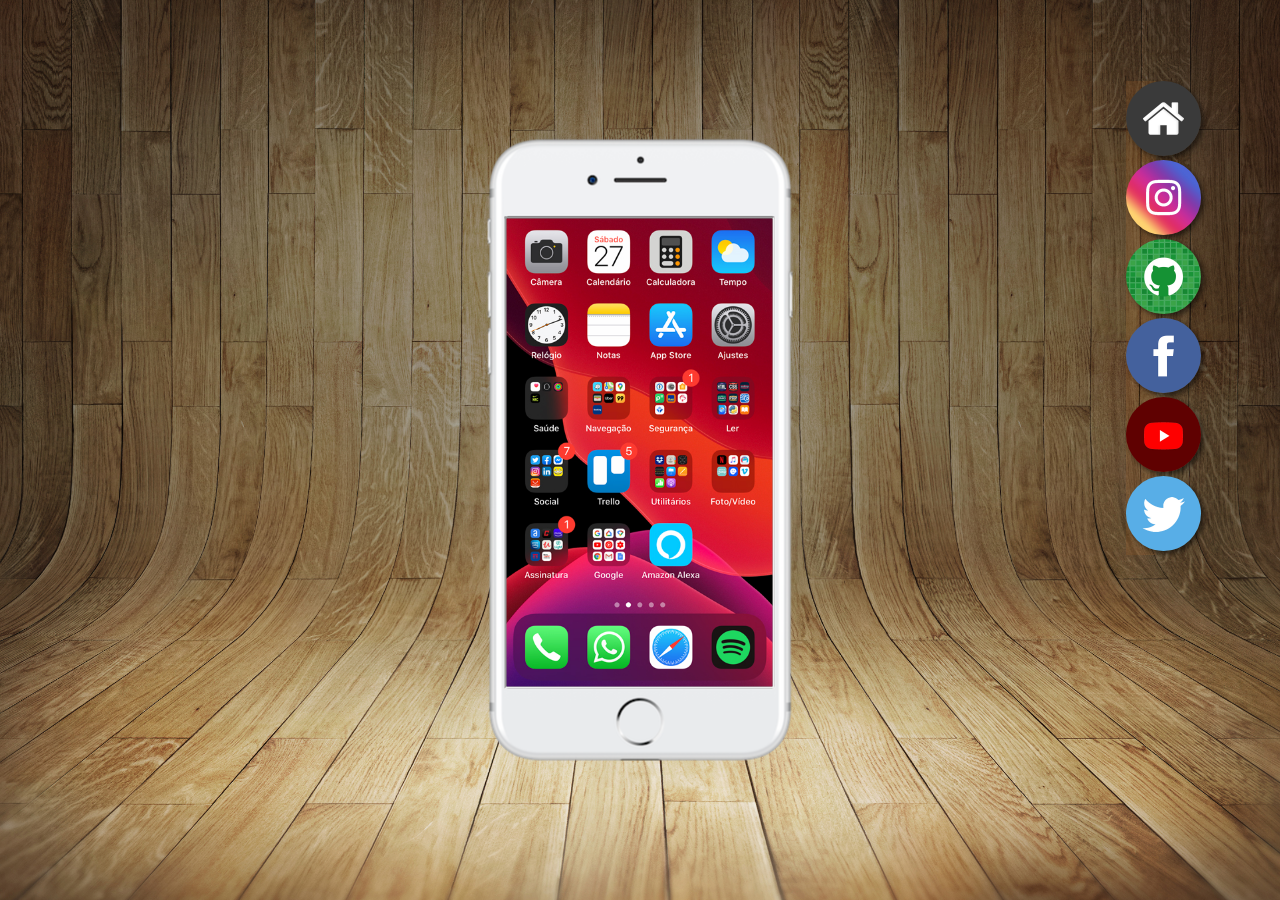
<file: index.html>
<!DOCTYPE html>
<html lang="pt-br">
<head>
    <meta charset="UTF-8">
    <meta name="viewport" content="width=device-width, initial-scale=1.0">
    <title>Document</title>
    <link rel="shortcut icon" href="favicon.ico" type="image/x-icon">
    <link rel="stylesheet" href="estilos/redes.css">
</head>
<body>
    <main>
        <section id="celular">

                <iframe src="home.html" name="igor">
                    seu navegador não é compatível com esse tipo
                </iframe>

        </section>

        <section id="redes">
            <a href="home.html" target="igor"><img src="imagens/logo-home.jpg" alt="home"></a>

            <a href="instagram.html" alt="Instagram" target="igor"><img src="imagens/logo-instagram.jpg" alt=""></a>

            <a href="github.html" target="igor"><img src="imagens/logo-github.jpg" alt="Github"></a>

            <a href="facebook.html" target="igor"><img src="imagens/logo-facebook.jpg" alt="Facebook"></a>

            <a href="youtube.html" target="igor"><img src="imagens/logo-youtube.jpg" alt="Youtube"></a>

            <a href="twitter.html" target="igor"><img src="imagens/logo-twitter.jpg" alt=""></a>
    </section>
 </main>
</body>
</html>
</file>
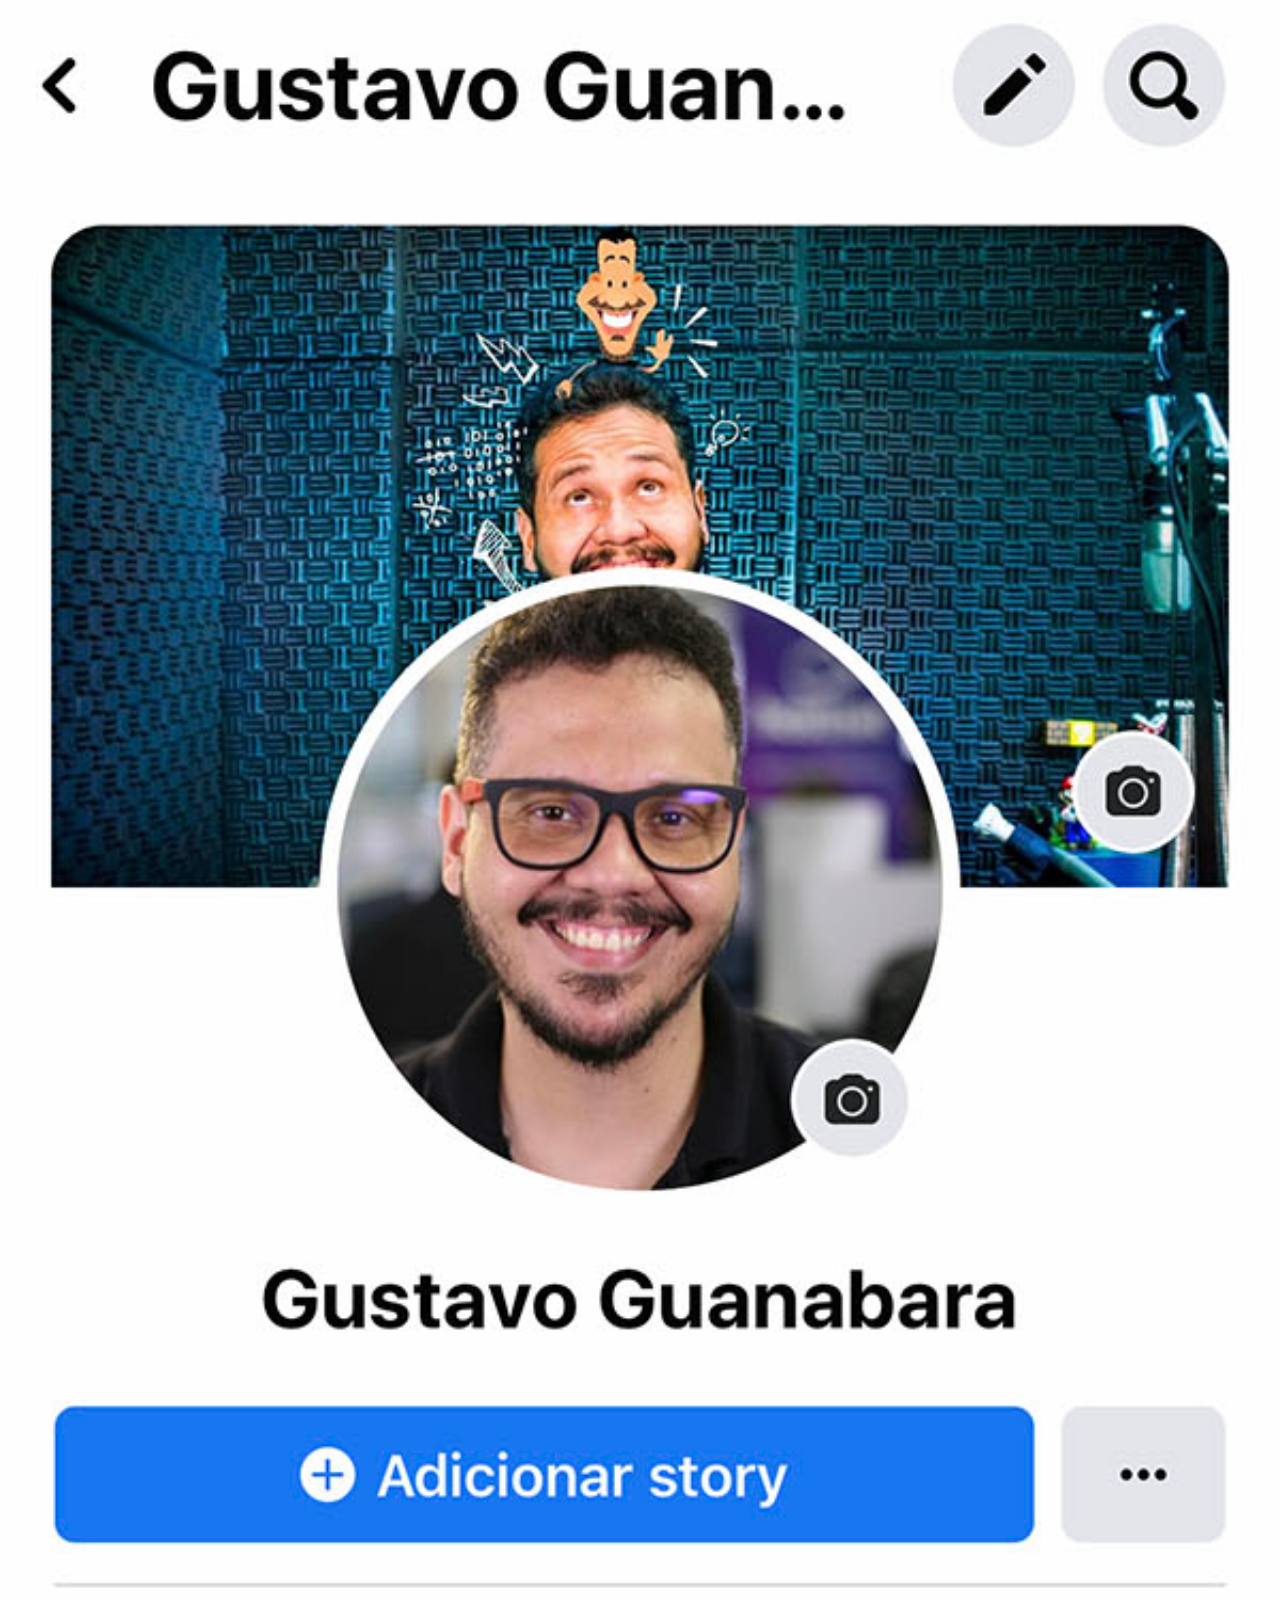
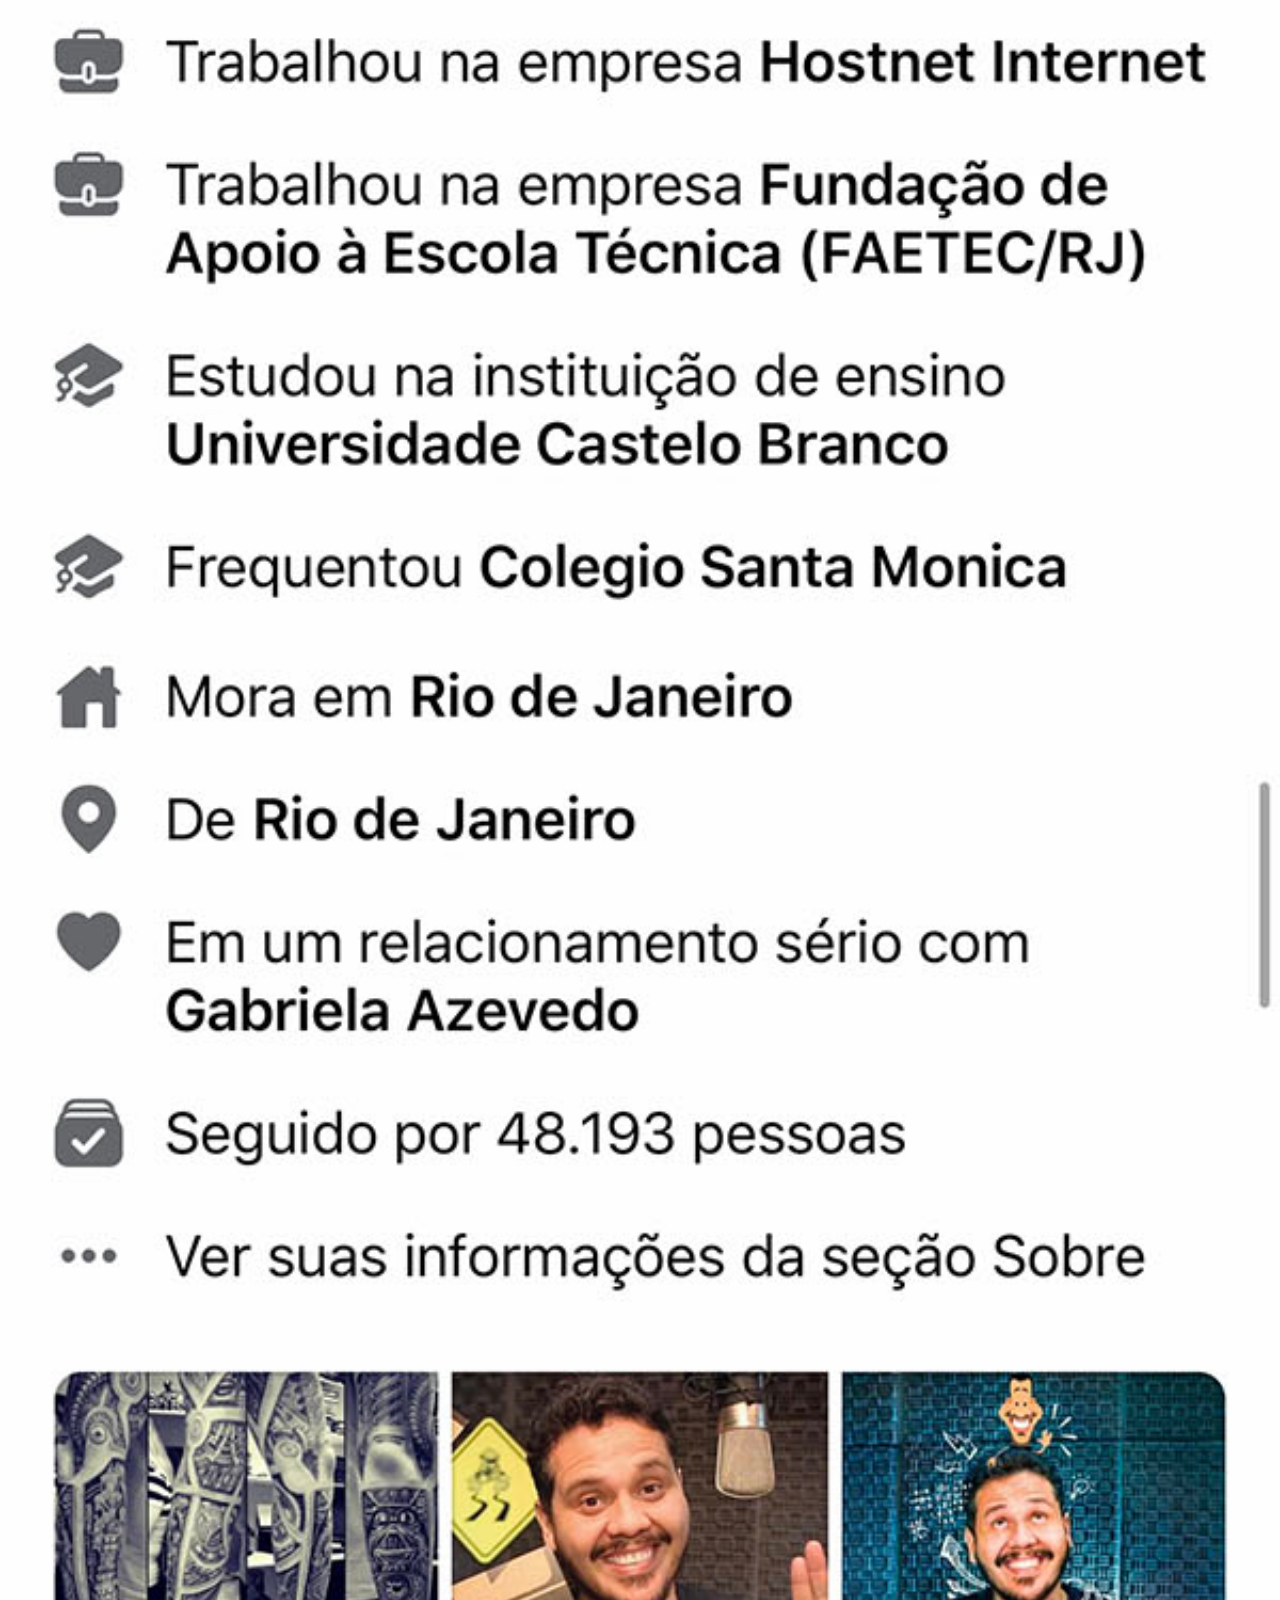
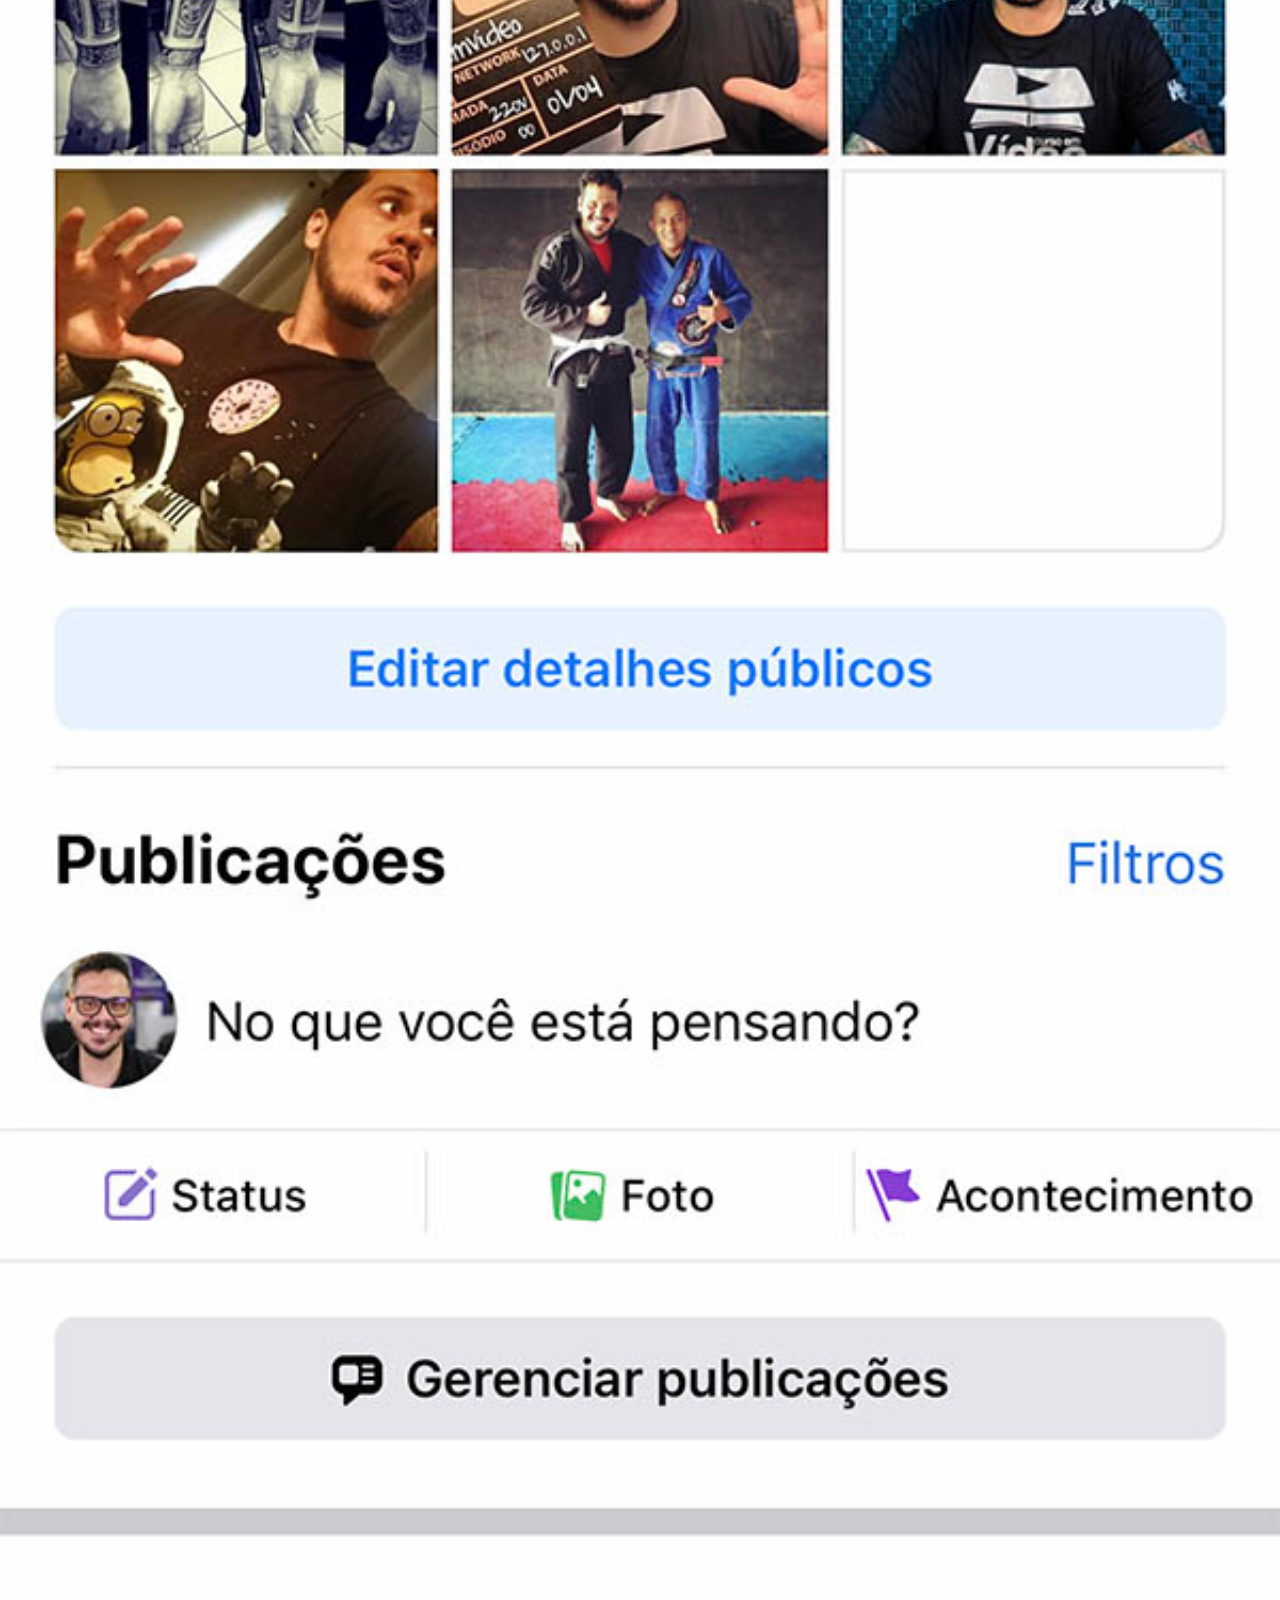
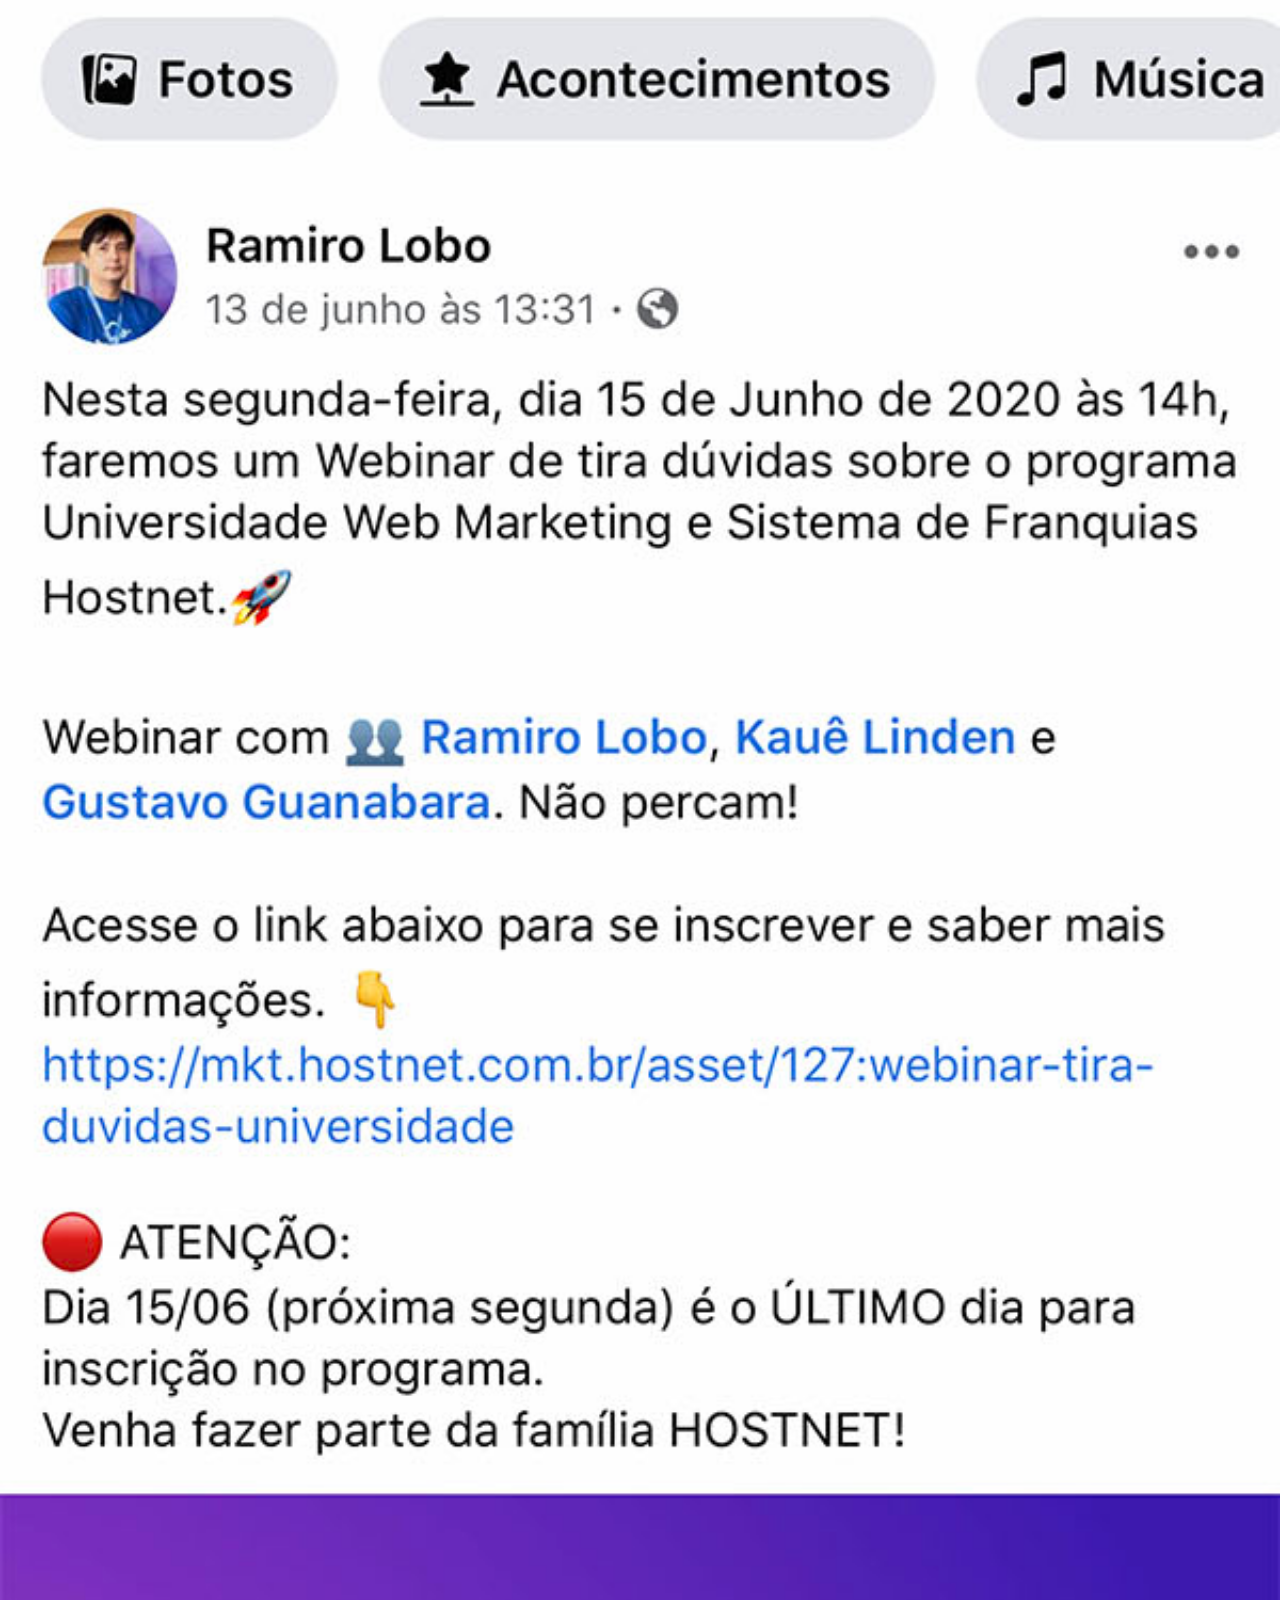
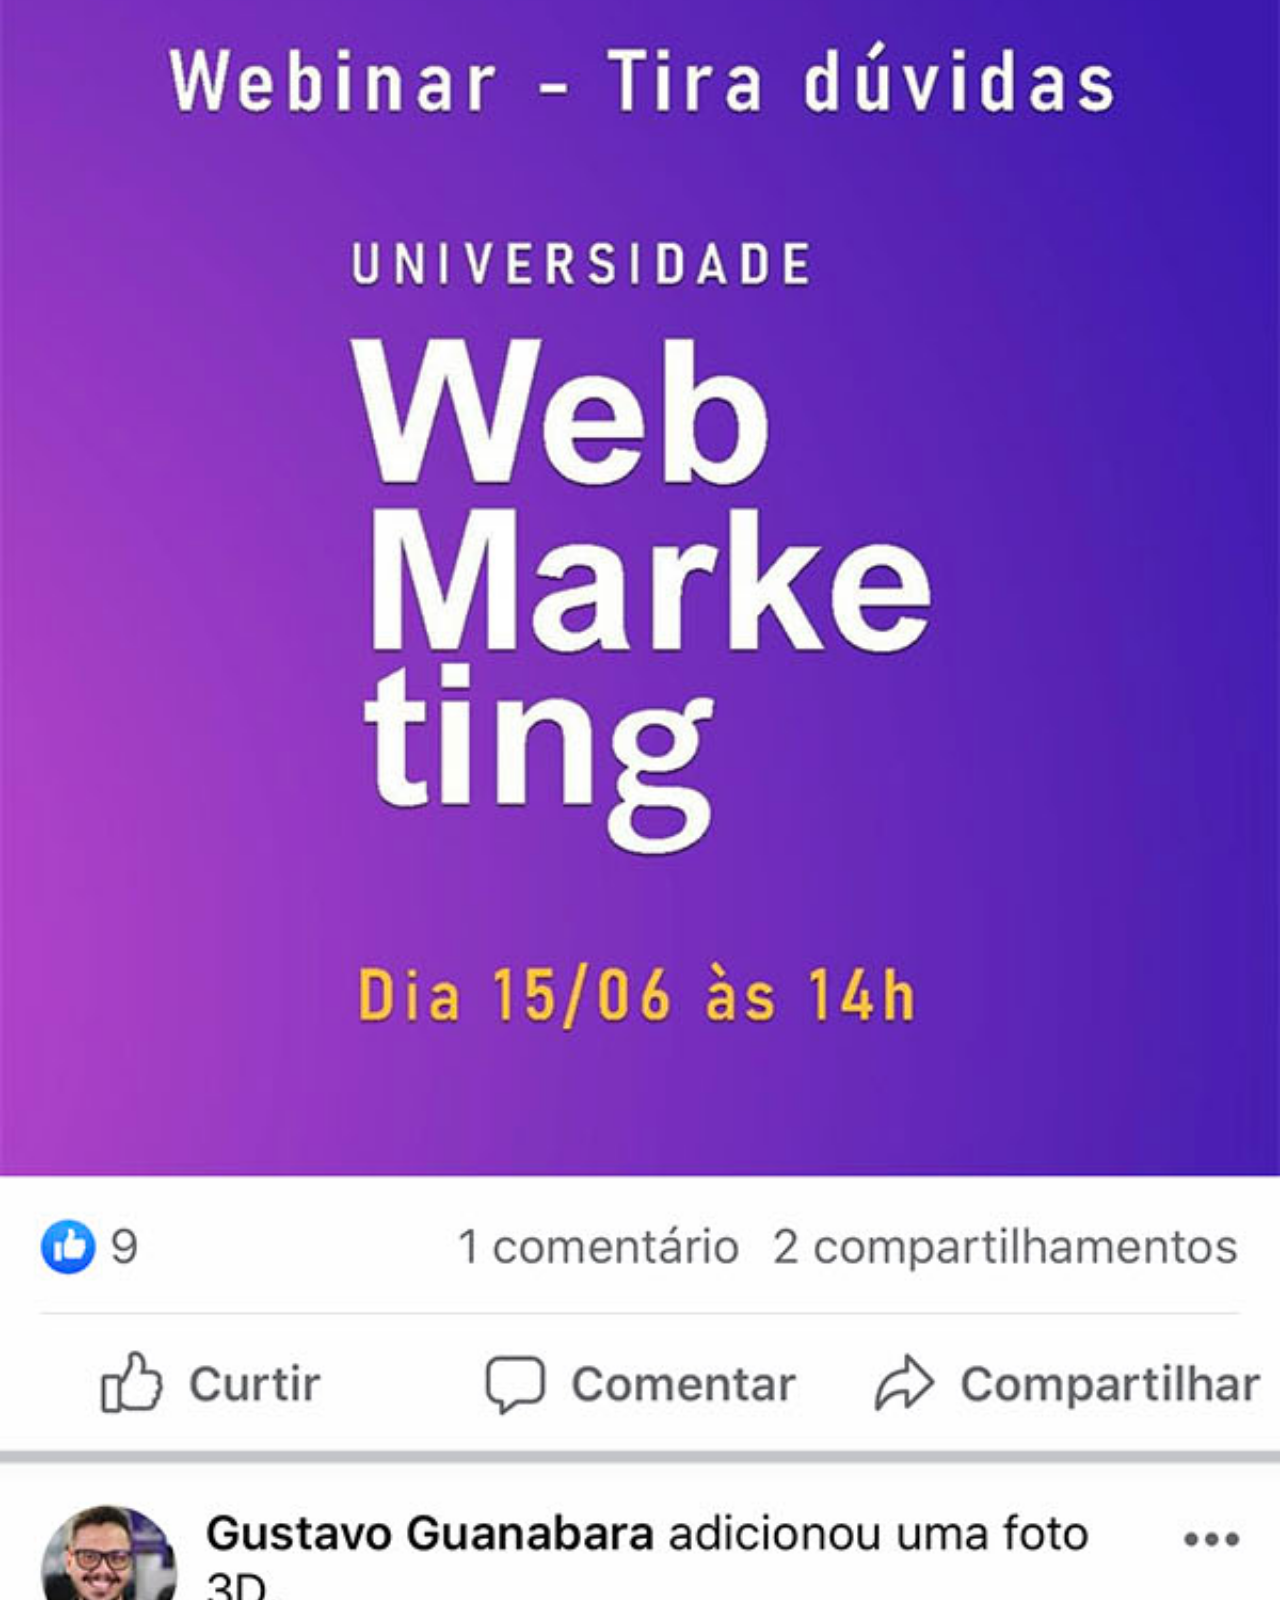
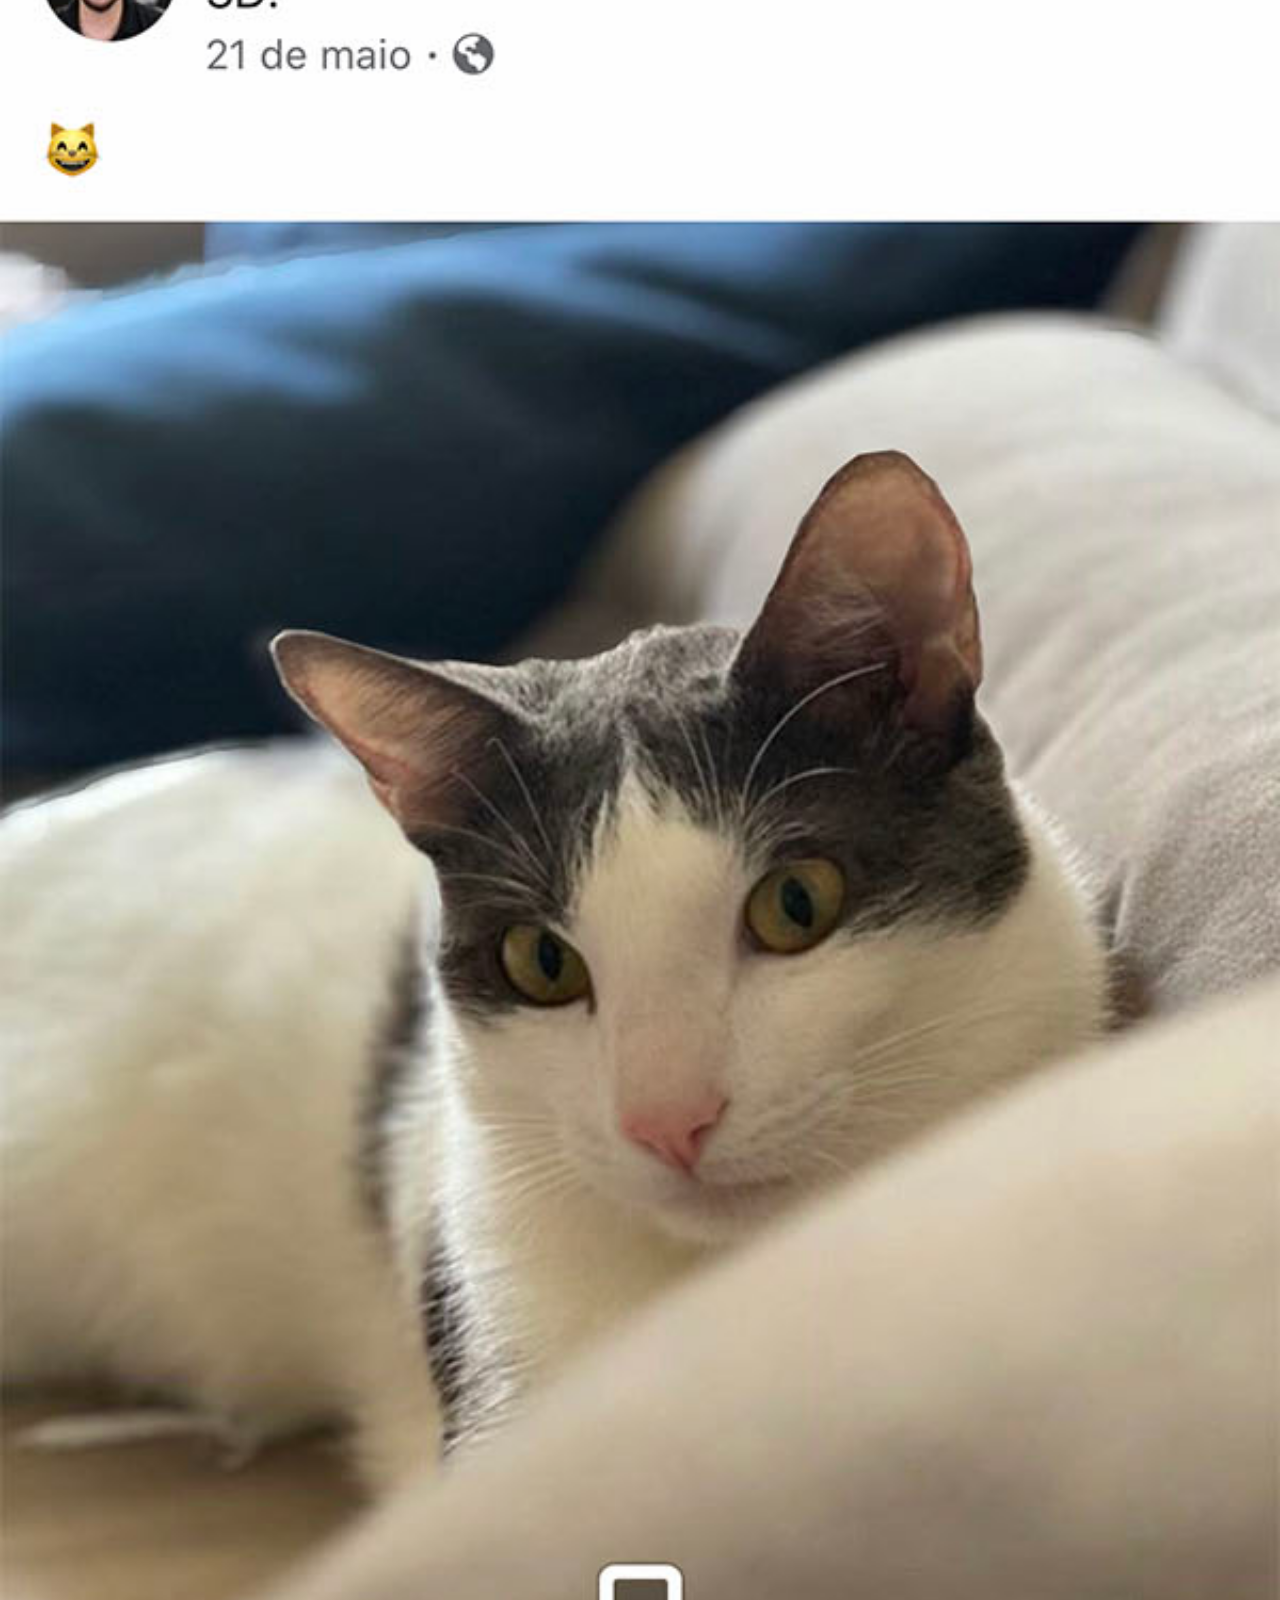
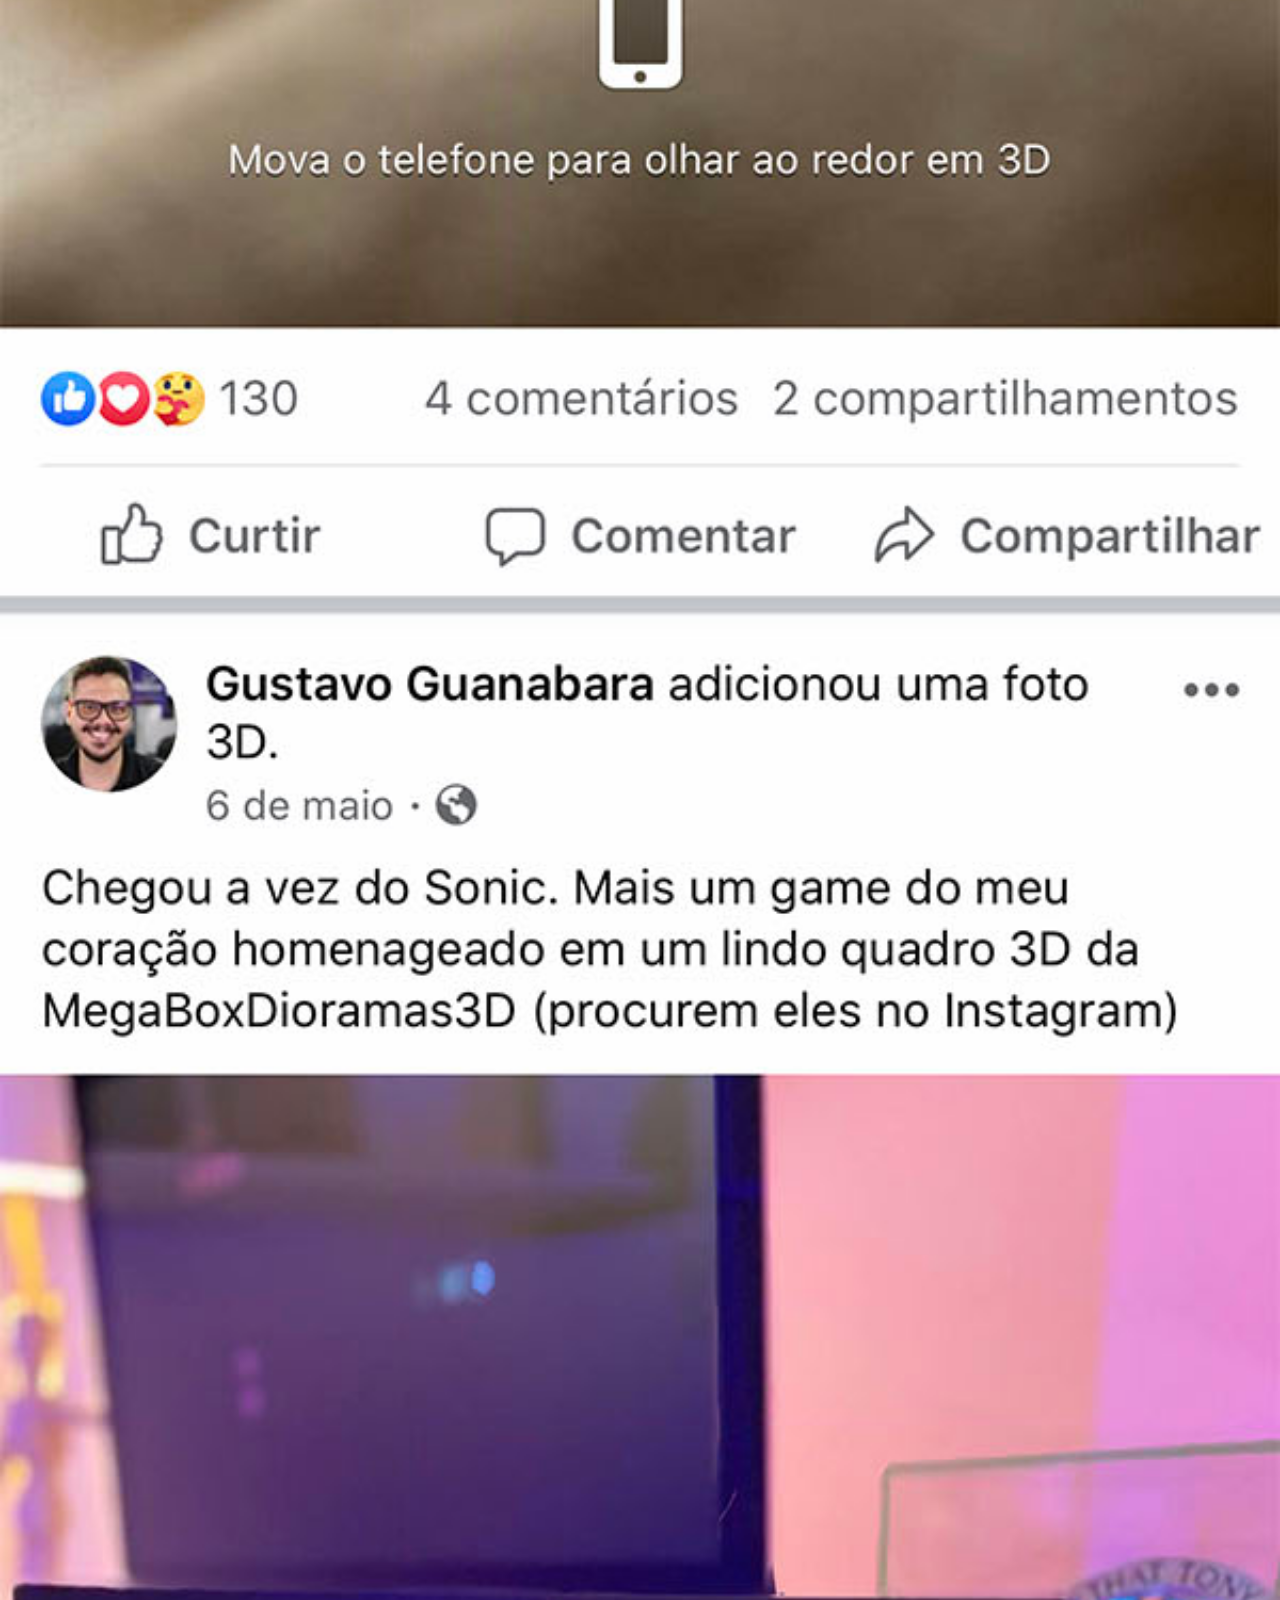
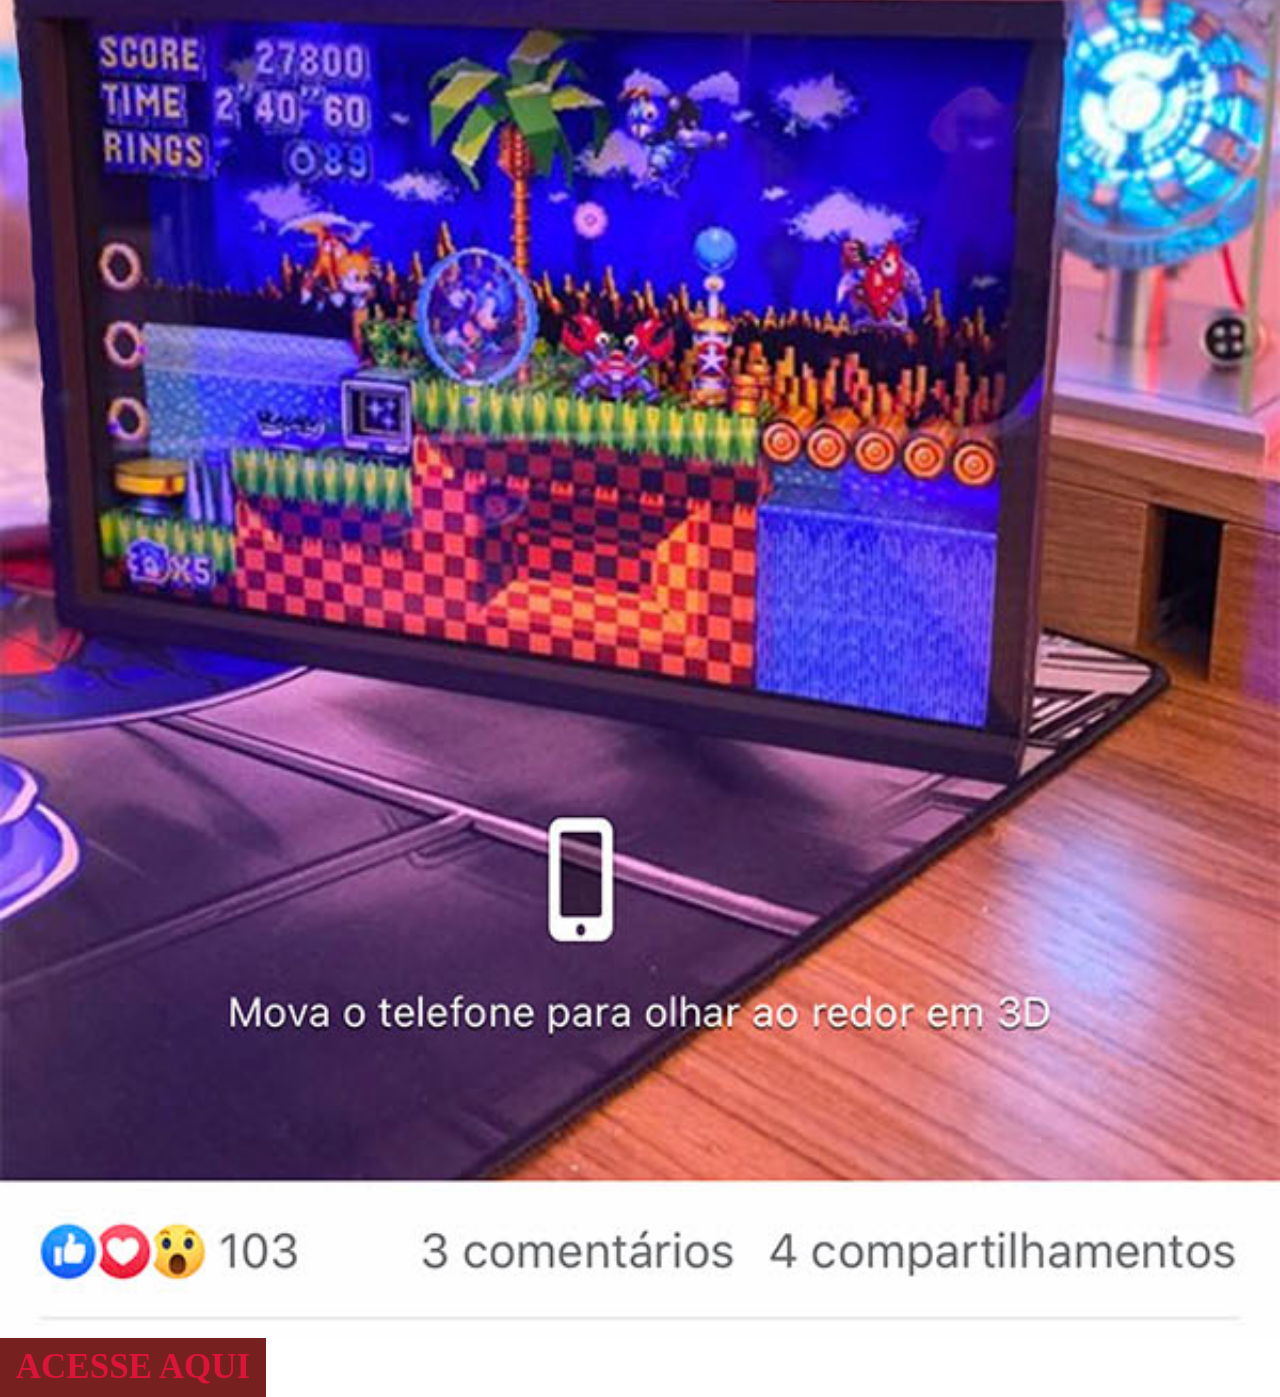
<file: facebook.html>
<!DOCTYPE html>
<html lang="en">
<head>
    <meta charset="UTF-8">
    <meta name="viewport" content="width=device-width, initial-scale=1.0">
    <title>Document</title>
    <link rel="stylesheet" href="estilos/social.css">
    <style>
        *{
            margin: 0px;
            padding: 0px
        }
    </style>
</head>
<body>
    <img src="imagens/tela-facebook.jpg" alt="">
    <a href="facebook.html">ACESSE AQUI</a>
</body>
</html>
</file>
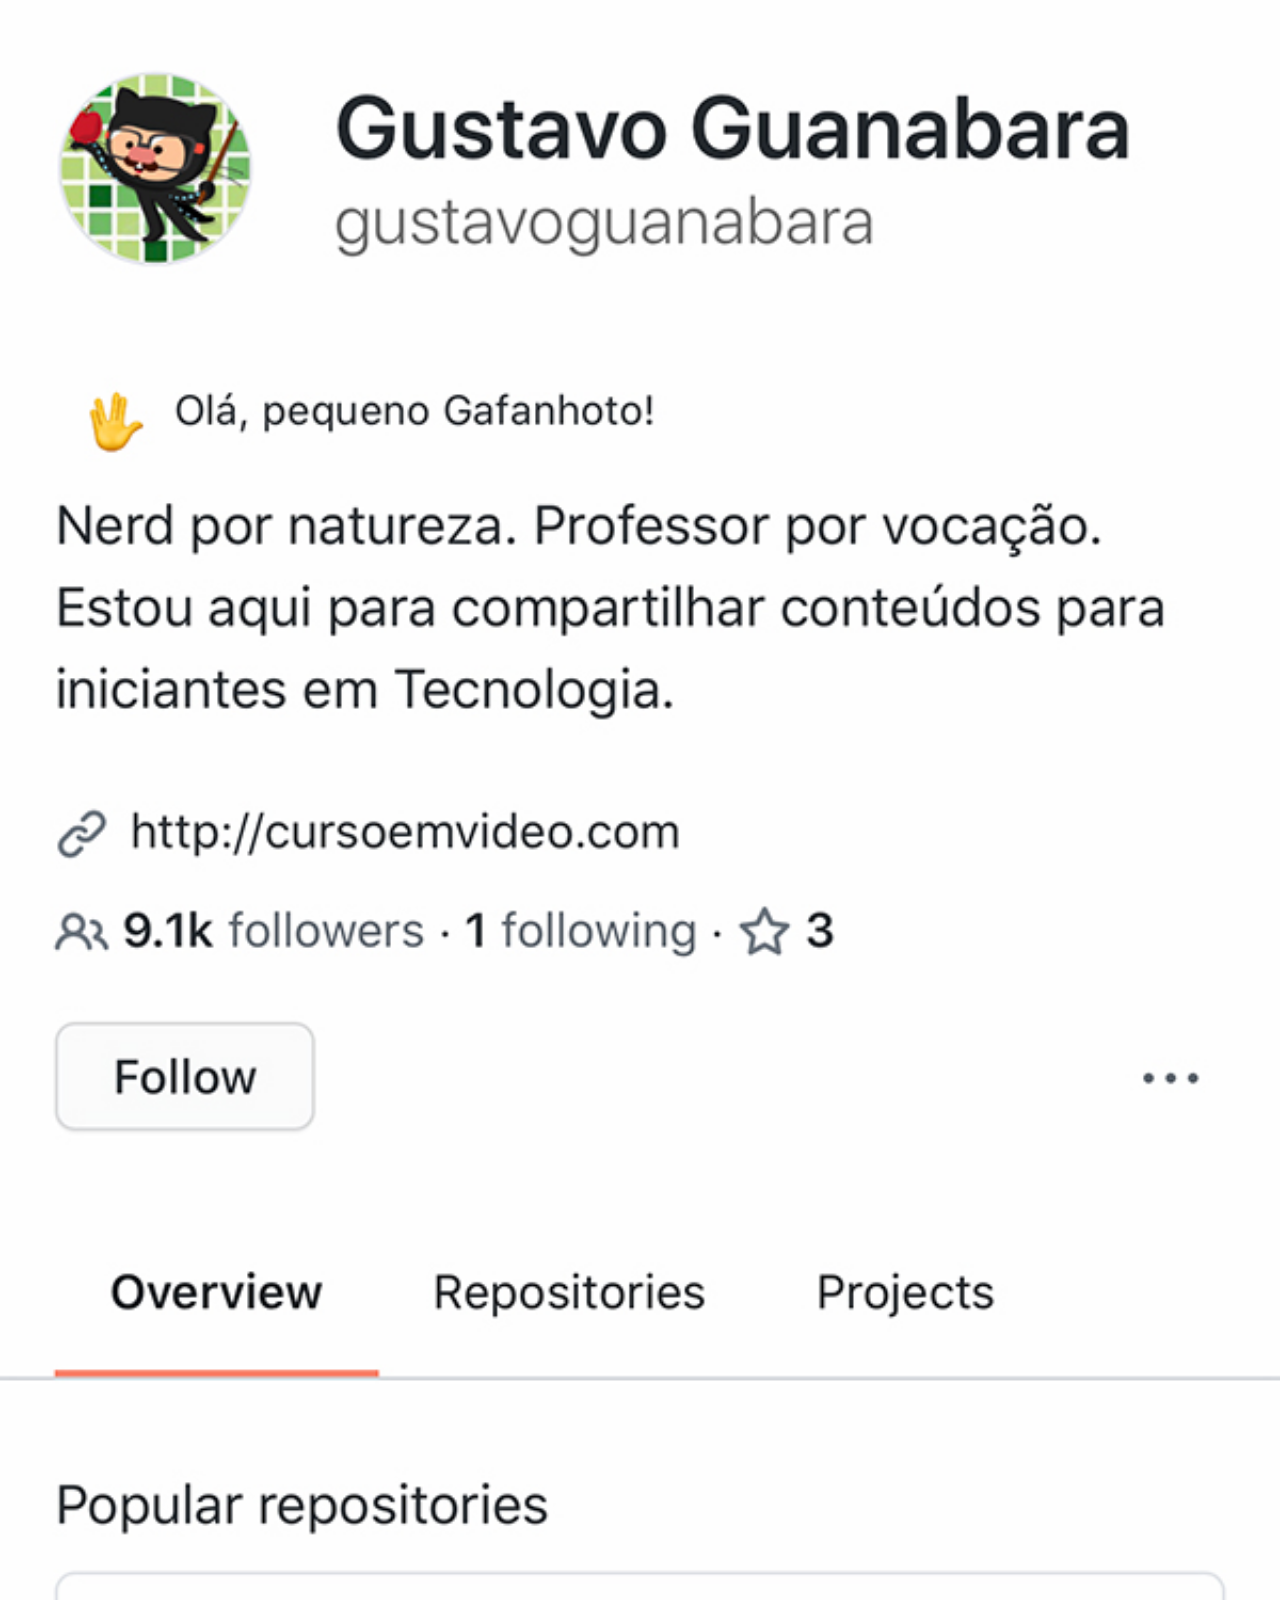
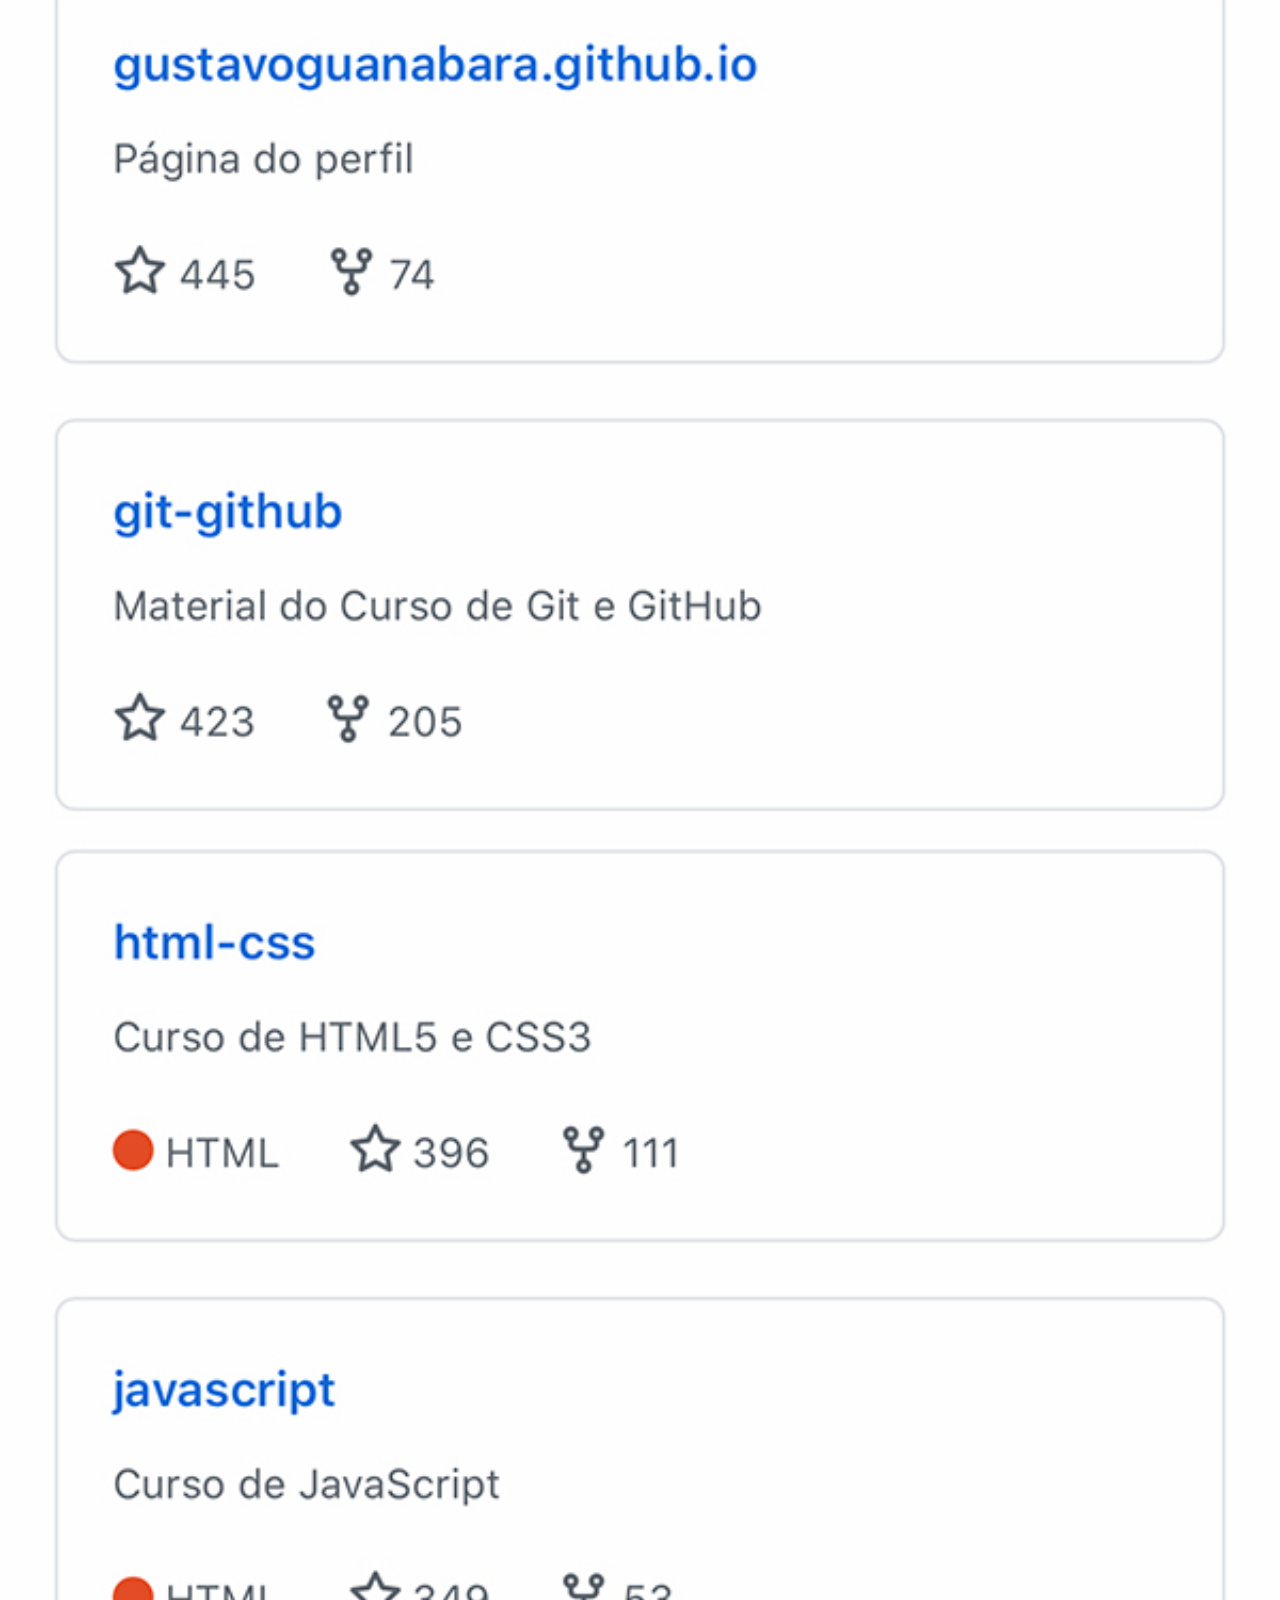
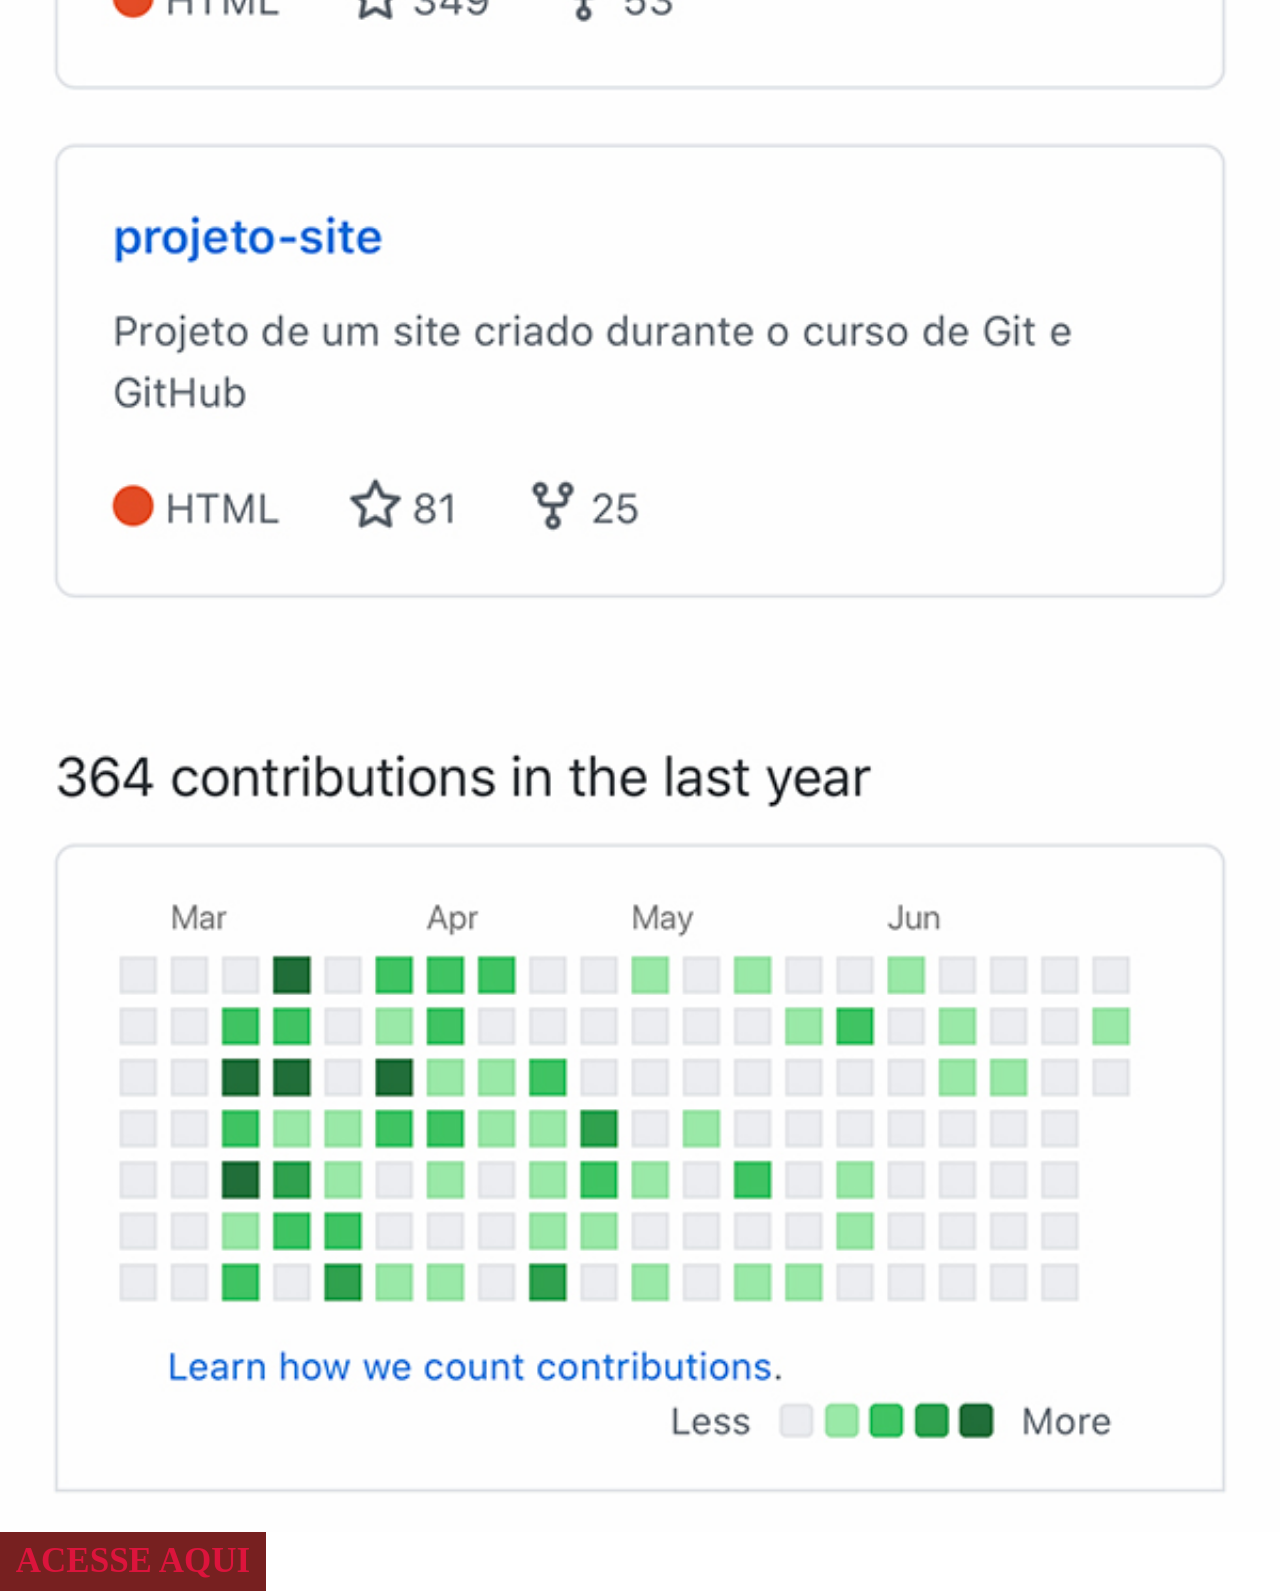
<file: github.html>
<!DOCTYPE html>
<html lang="en">
<head>
    <meta charset="UTF-8">
    <meta name="viewport" content="width=device-width, initial-scale=1.0">
    <title>Document</title>
    <link rel="stylesheet" href="estilos/social.css">
    <style>
        *{
            margin: 0px;
            padding: 0px;
        }
    </style>
</head>
<body>
    <img src="imagens/tela-github.jpg" alt="">
    <a href="github.html">ACESSE AQUI</a>
</body>
</html>
</file>
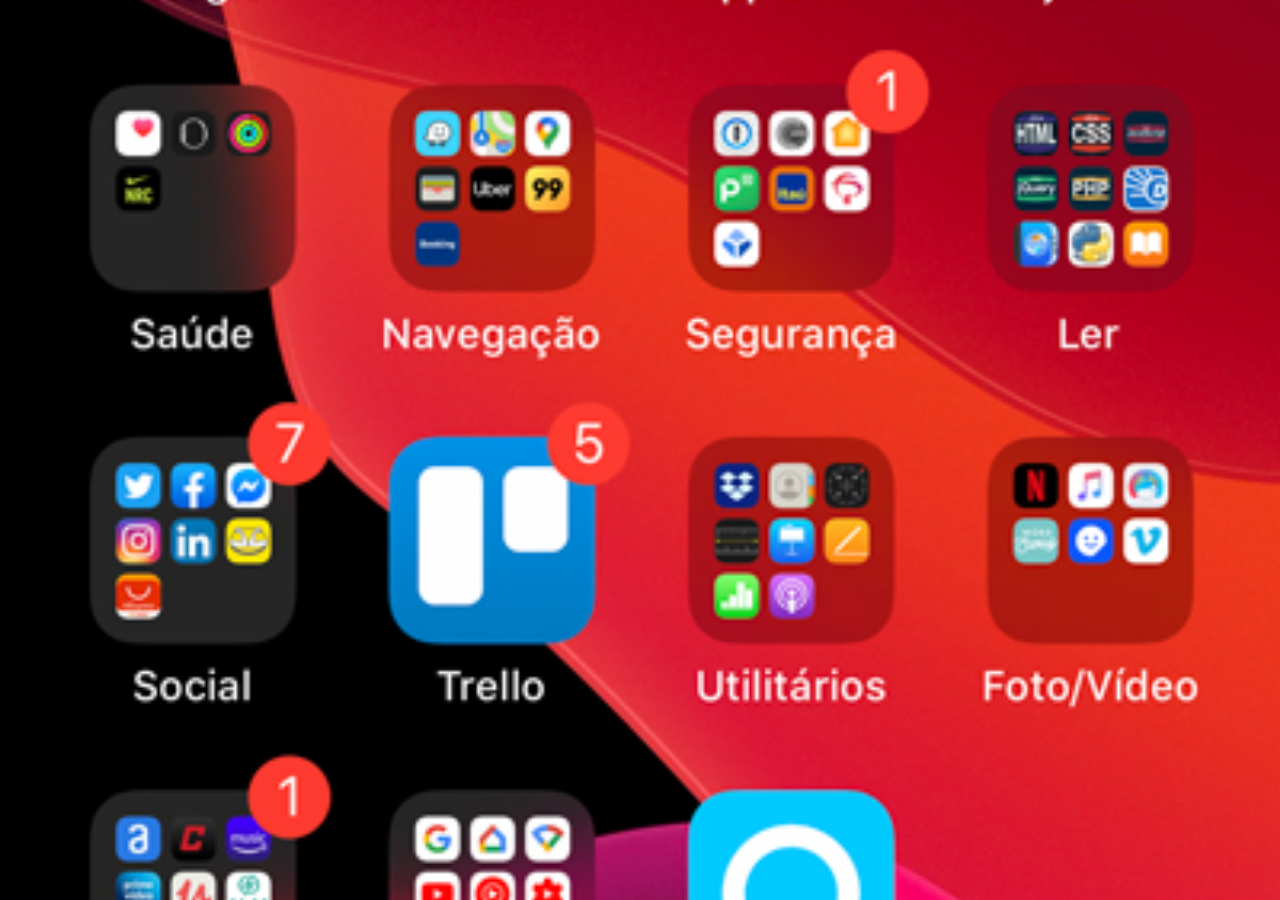
<file: home.html>
<!DOCTYPE html>
<html lang="pt-br">
<head>
    <meta charset="UTF-8">
    <meta name="viewport" content="width=device-width, initial-scale=1.0">
    <title>home</title>
</head>
<style>

*{
    margin: 0px;
    padding: 0px;
}


    body{
   
    background-image: url(../imagens/tela-home.jpg);
    background-size:cover ;
    background-position: center;
    background-repeat: no-repeat;
   height: 100vh;
    width: 100vw;   
}




</style>
<body>
    <p></p>
</body>
</html>
</file>
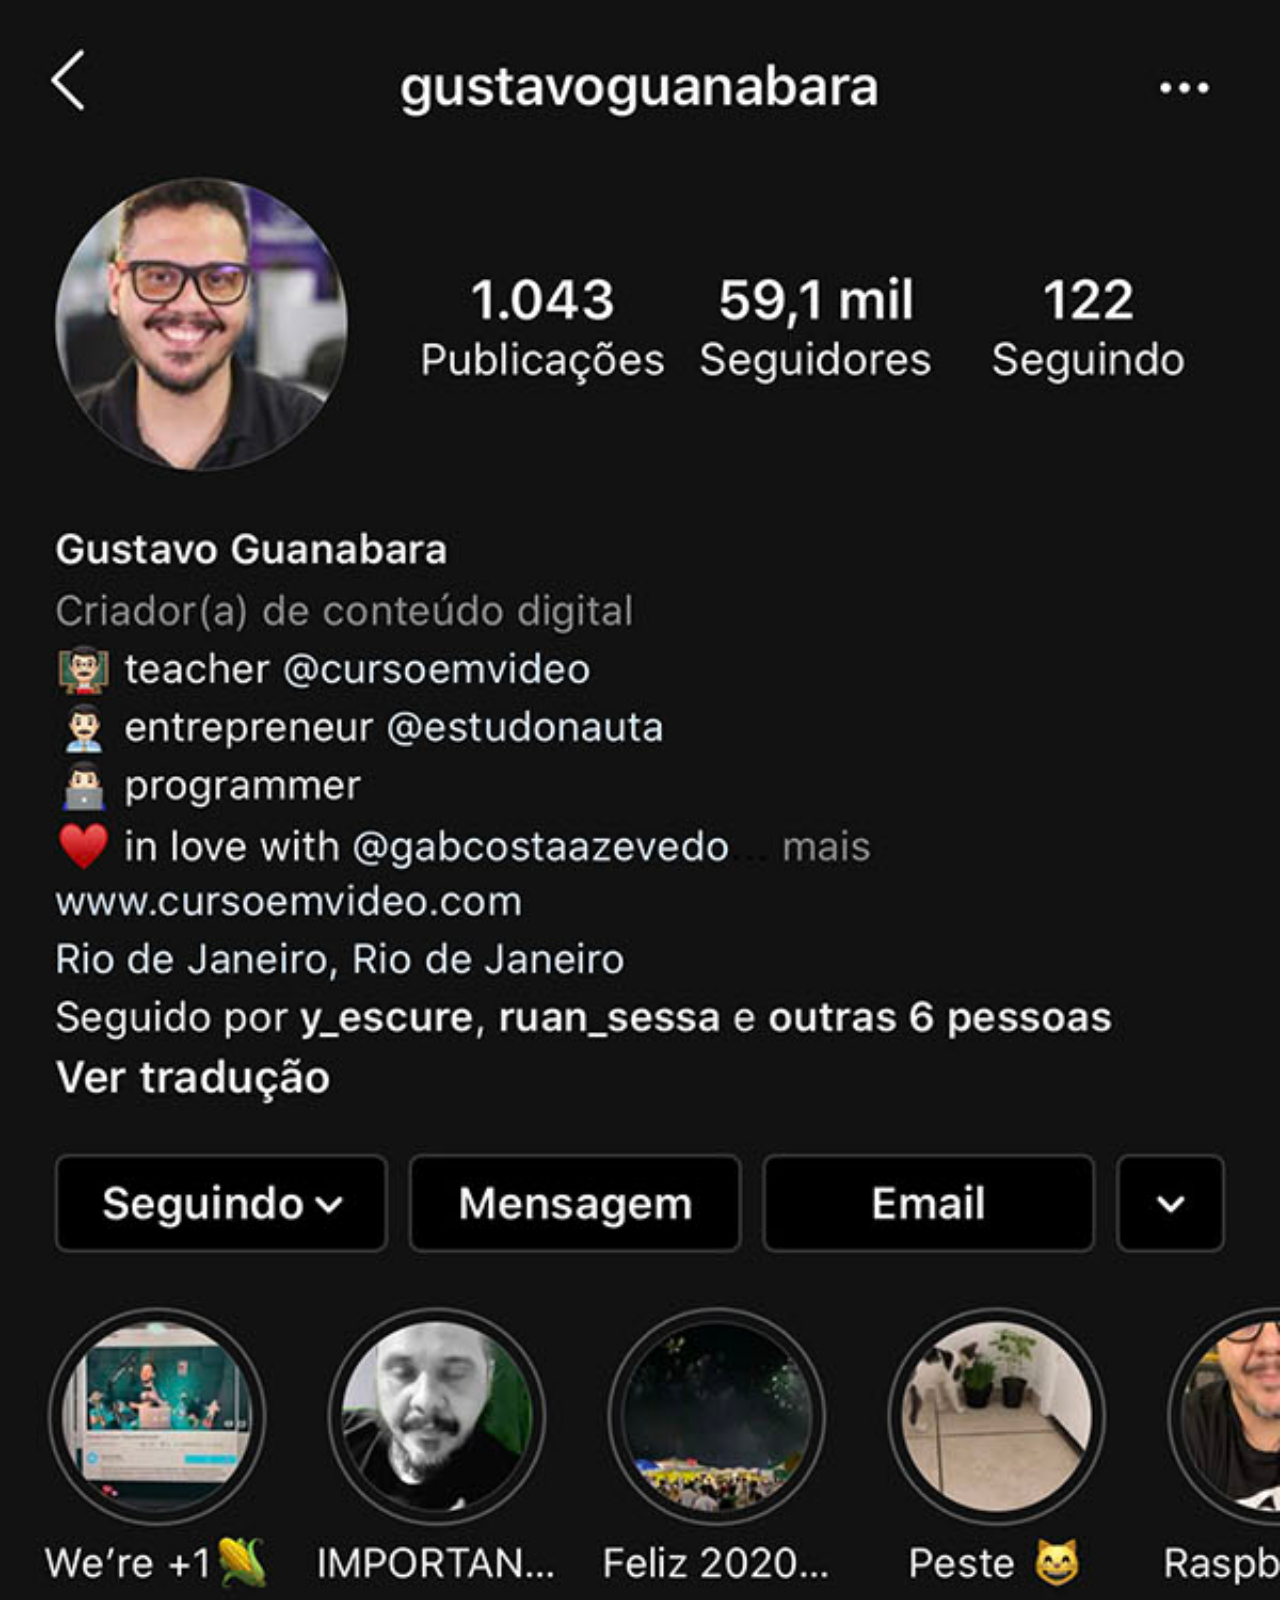
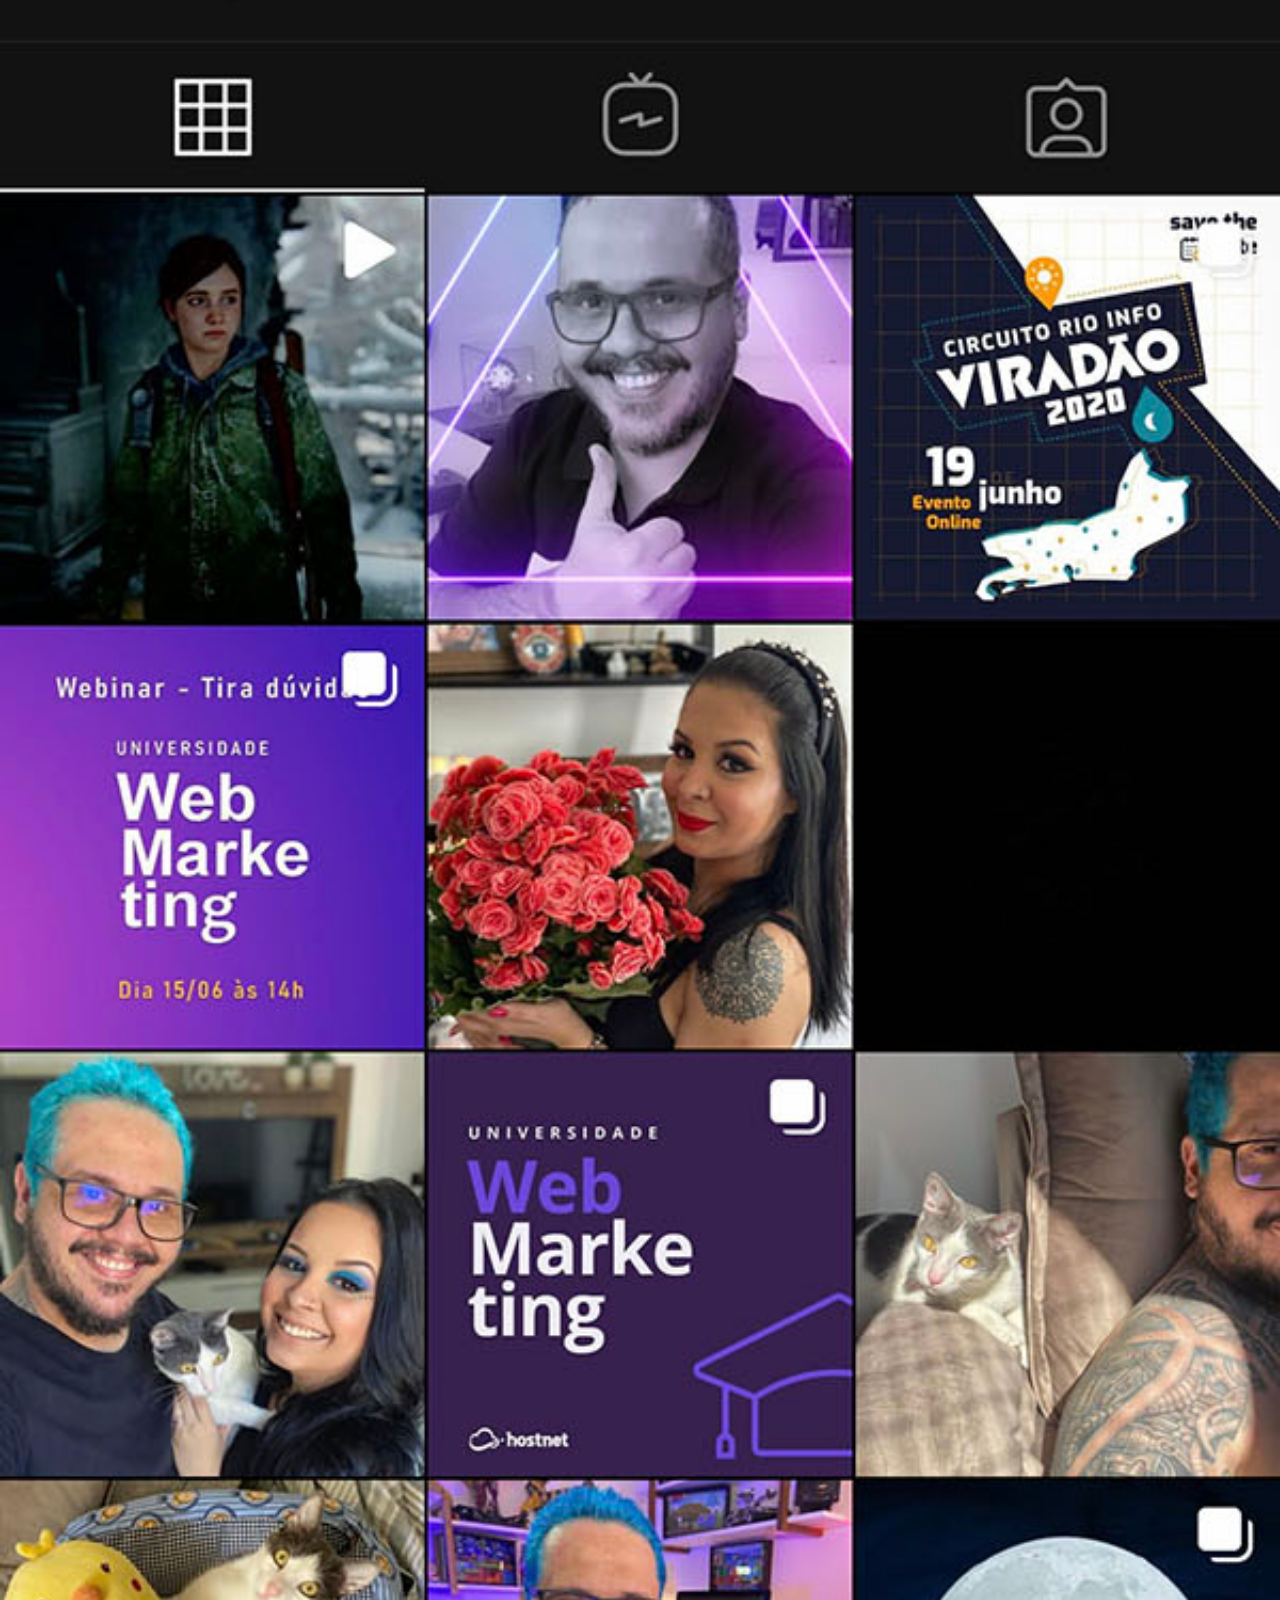
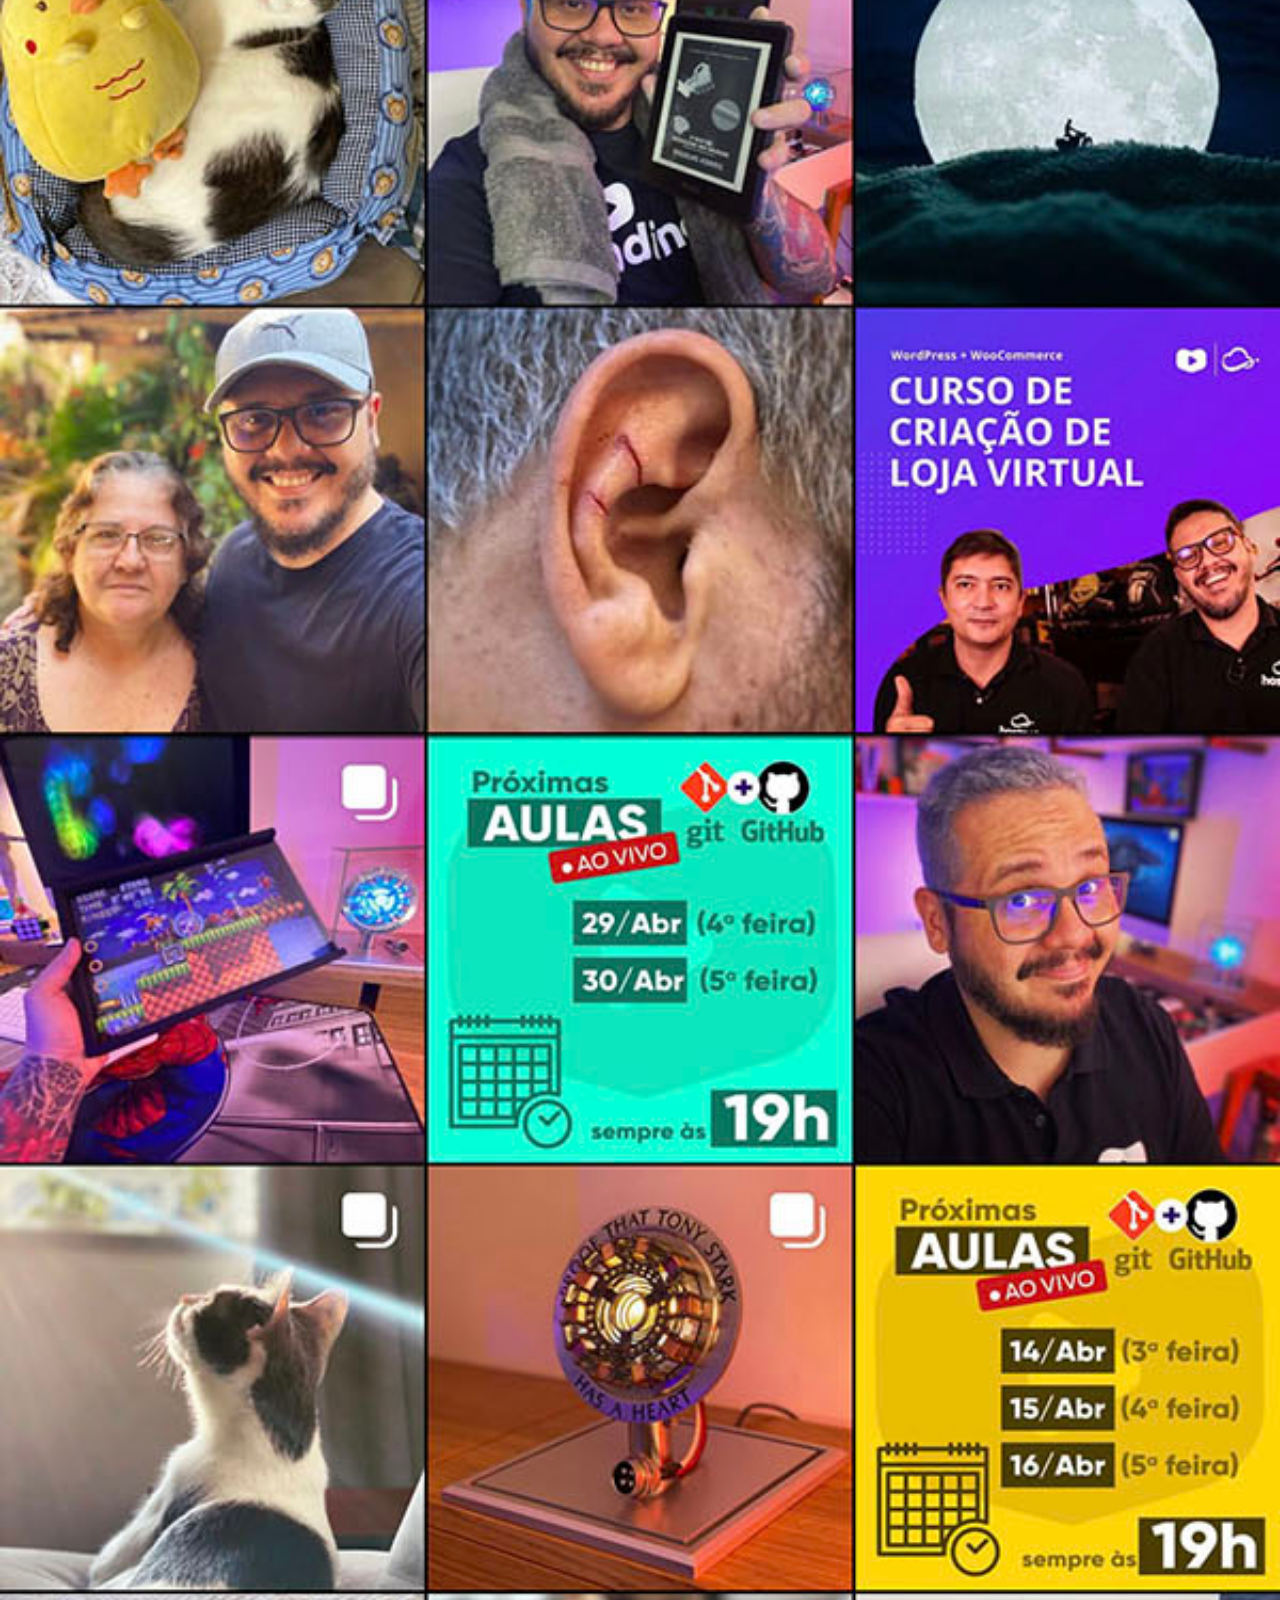
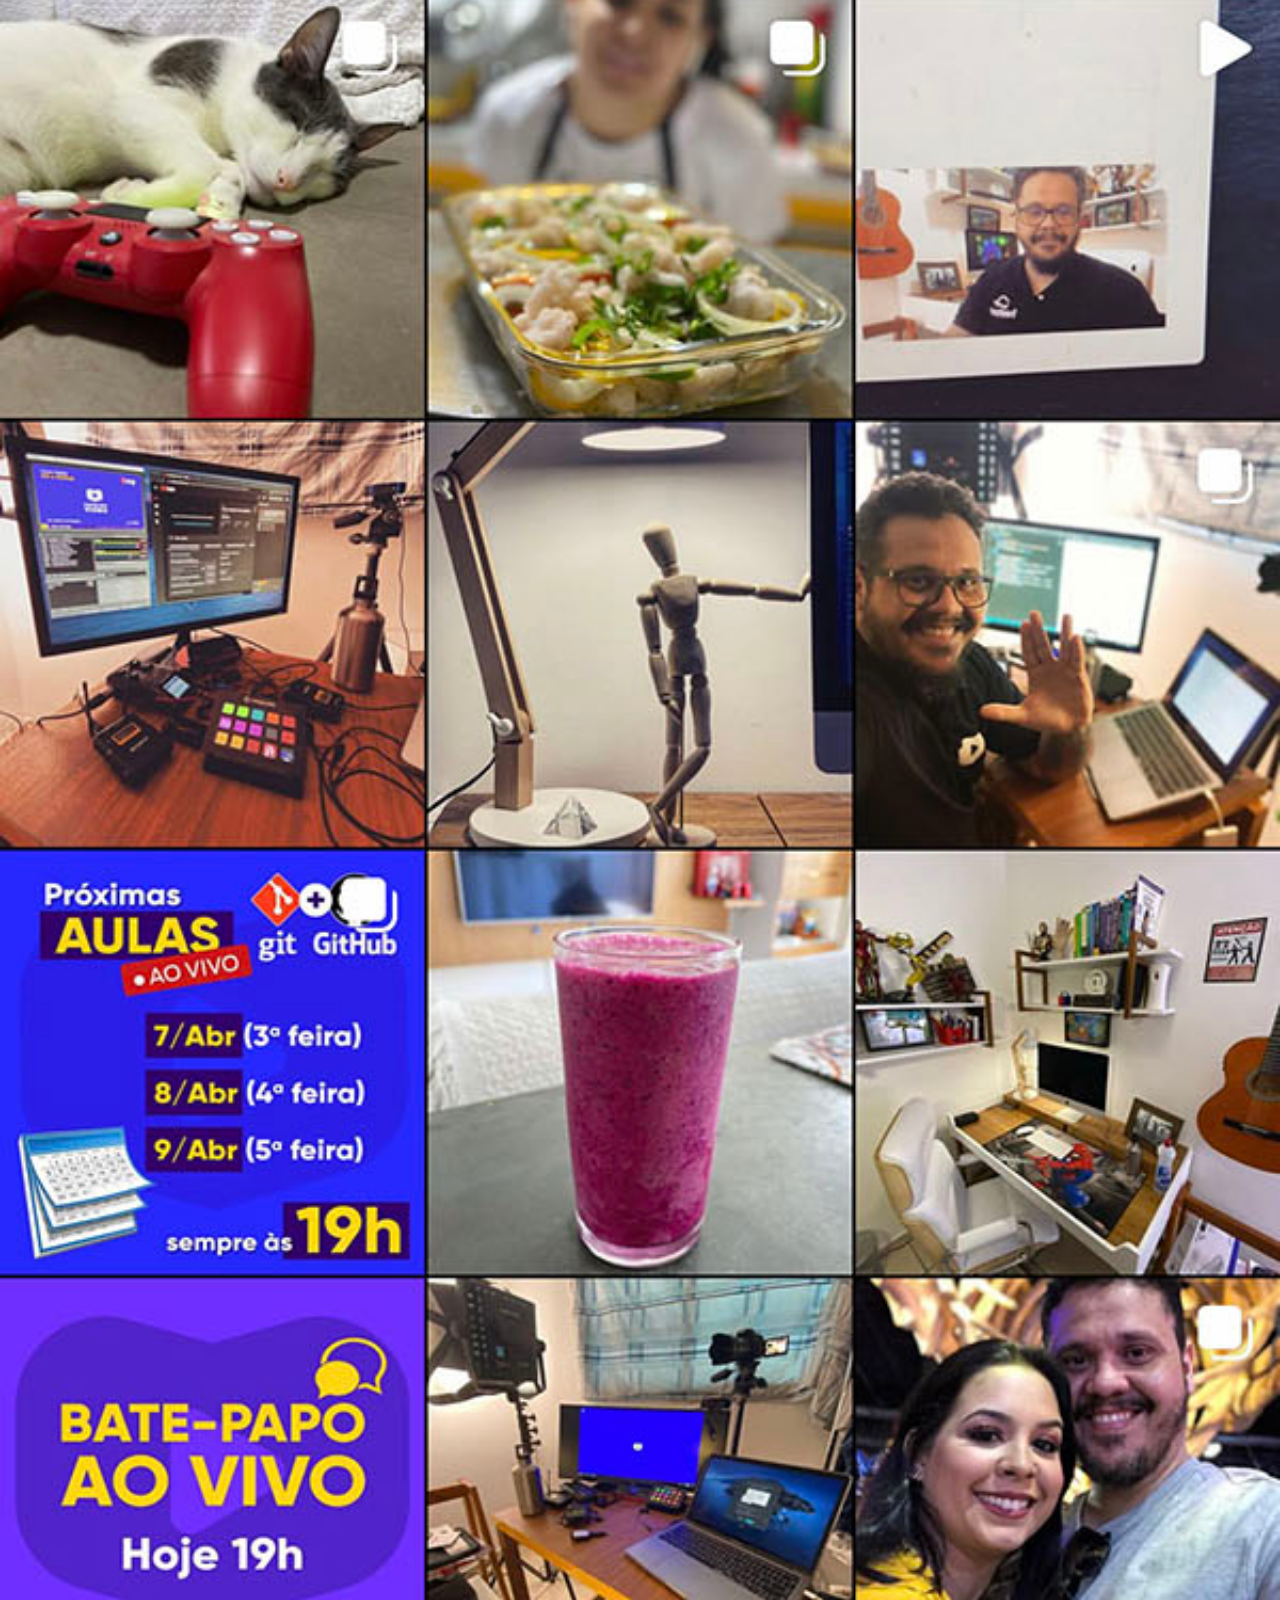
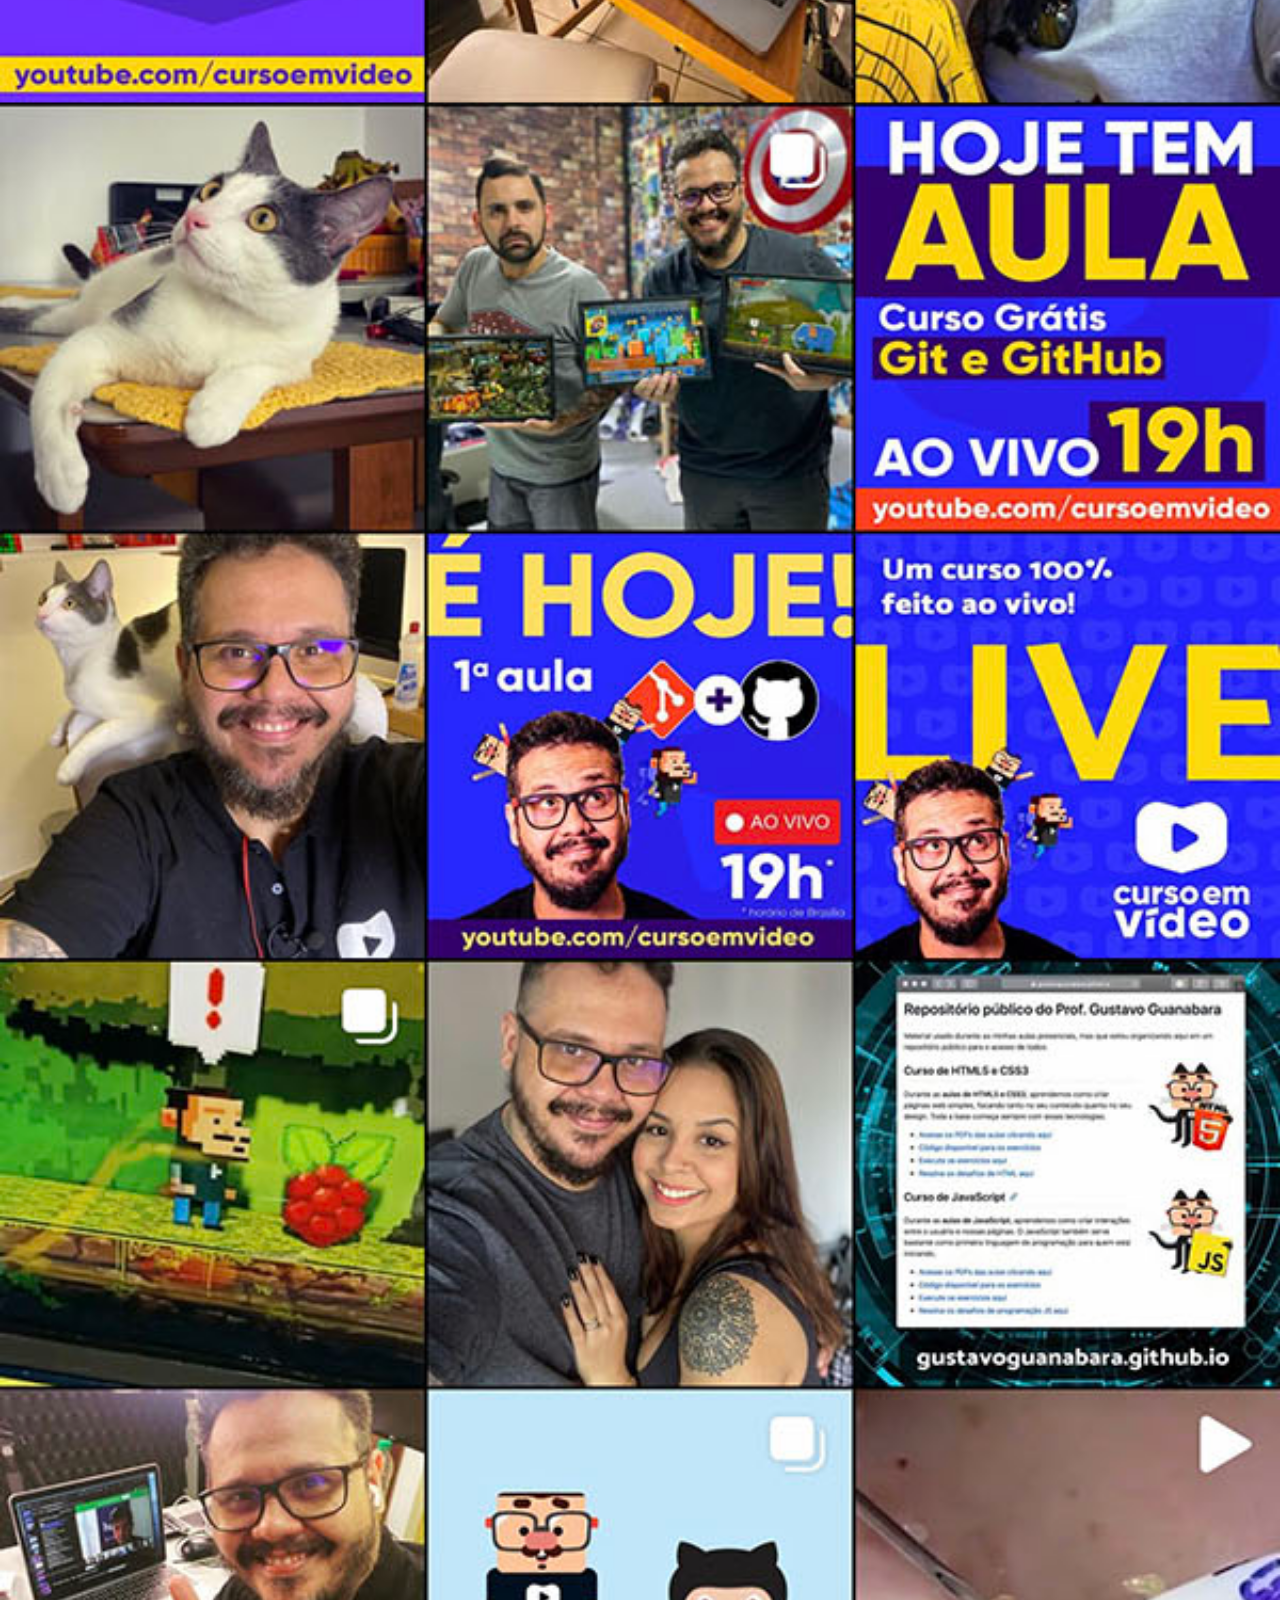
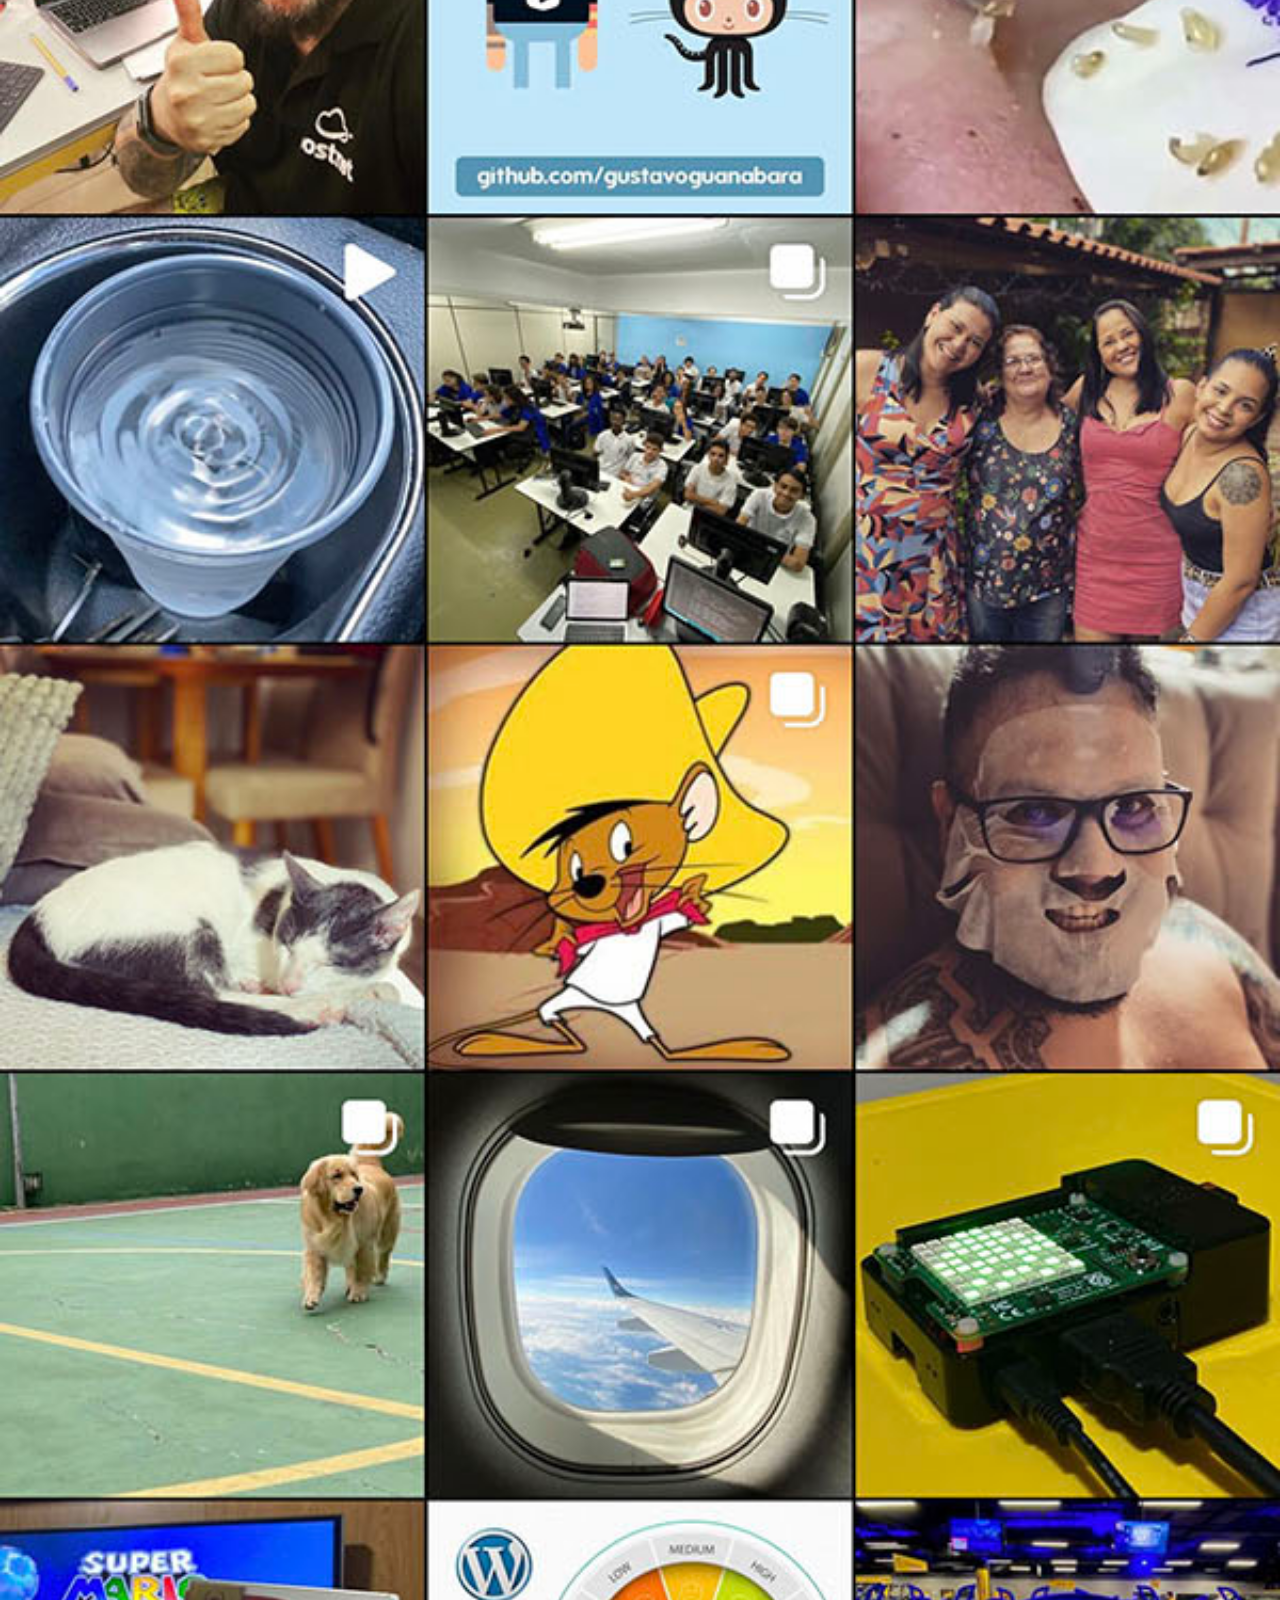
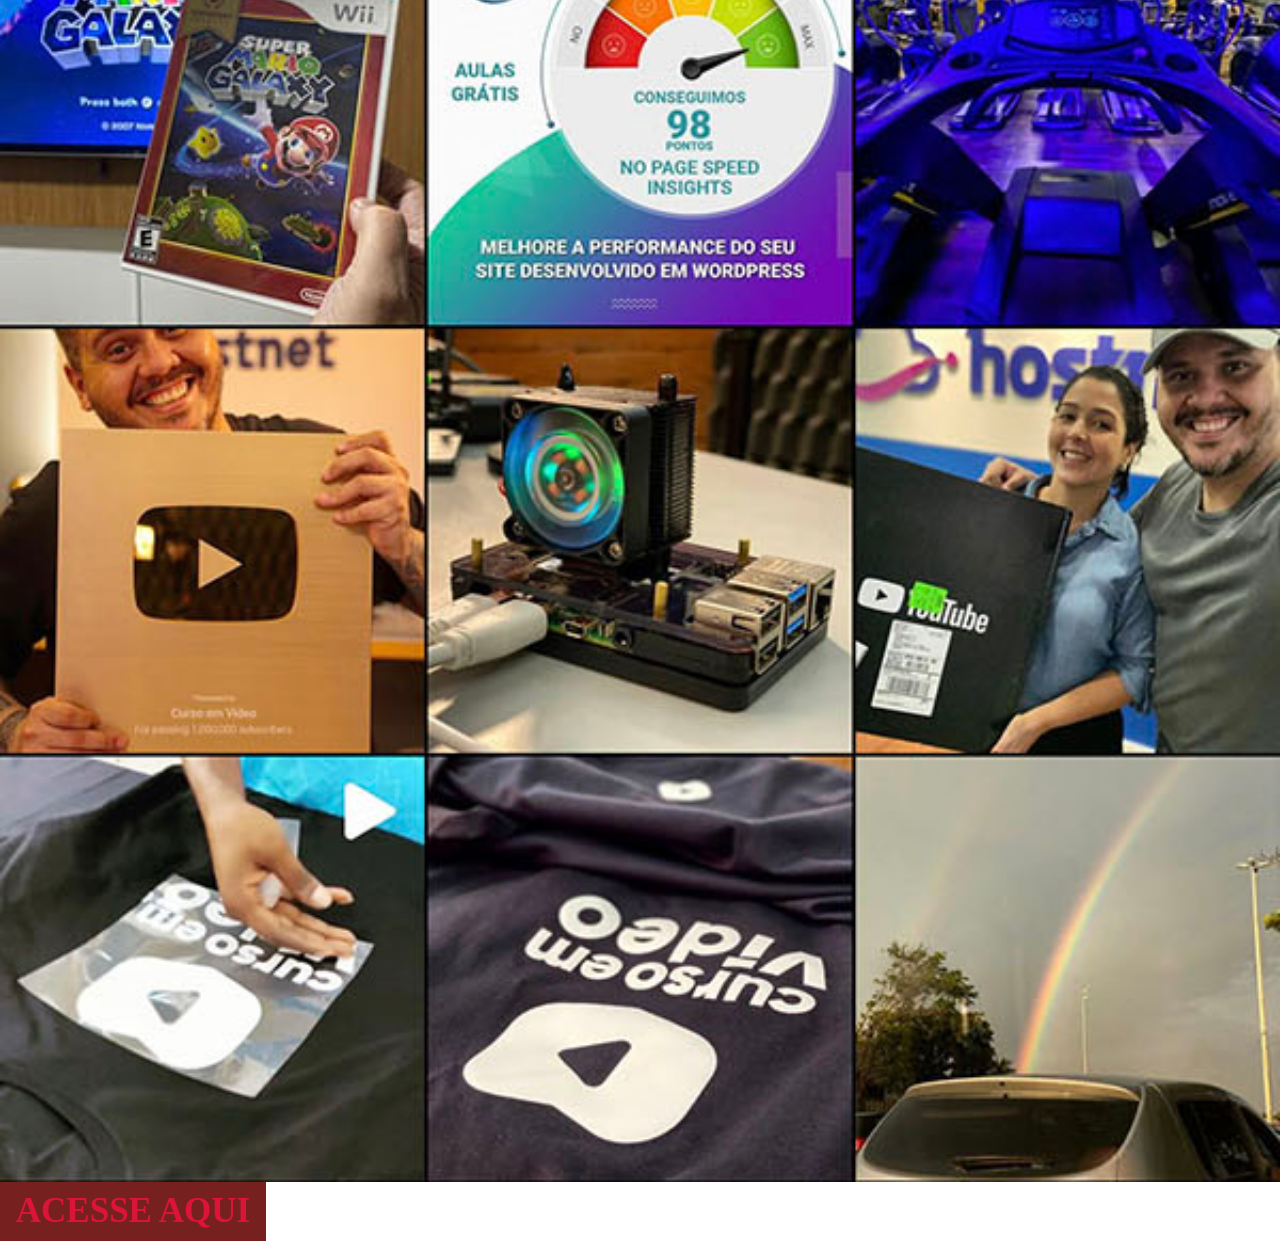
<file: instagram.html>
<!DOCTYPE html>
<html lang="en">
<head>
    <meta charset="UTF-8">
    <meta name="viewport" content="width=device-width, initial-scale=1.0">
    <title>Document</title>
    <link rel="stylesheet" href="estilos/social.css">
    <style>
        *{
            margin: 0px;
            padding: 0px;
        }
    </style>
</head>
<body>
    <img src="imagens/tela-instagram.jpg" alt="">
    <a href="instagram.html">ACESSE AQUI</a>
</body>
</html>
</file>
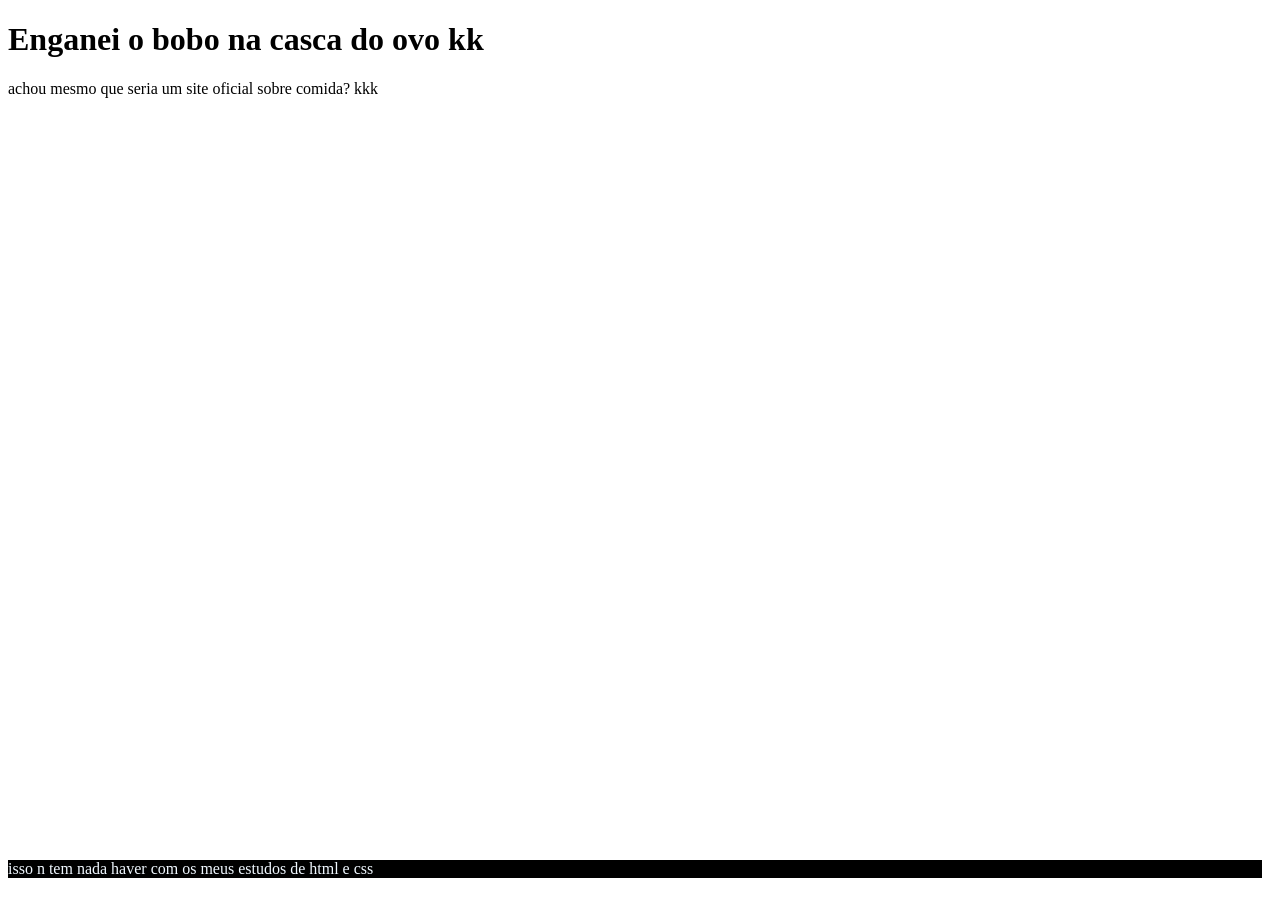
<file: sanduiche.html>
<!DOCTYPE html>
<html lang="pt-br">
<head>
    <meta charset="UTF-8">
    <meta name="viewport" content="width=device-width, initial-scale=1.0">
    <title>kkkk</title>
    <style>
        main{
            width: 90vw;
            height: 91.4vh;
        }
        footer{
            background-color: black;
            color: aliceblue;
            width: 98vw;
        }
    </style>
</head>
<body>
    <main>
        <h1>Enganei o bobo na casca do ovo kk</h1>
        <p>achou mesmo que seria um site oficial sobre comida? kkk</p>
    </main>
    <footer><p>isso n tem nada haver com os meus estudos de html e css</p></footer>
</body>
</html>
</file>
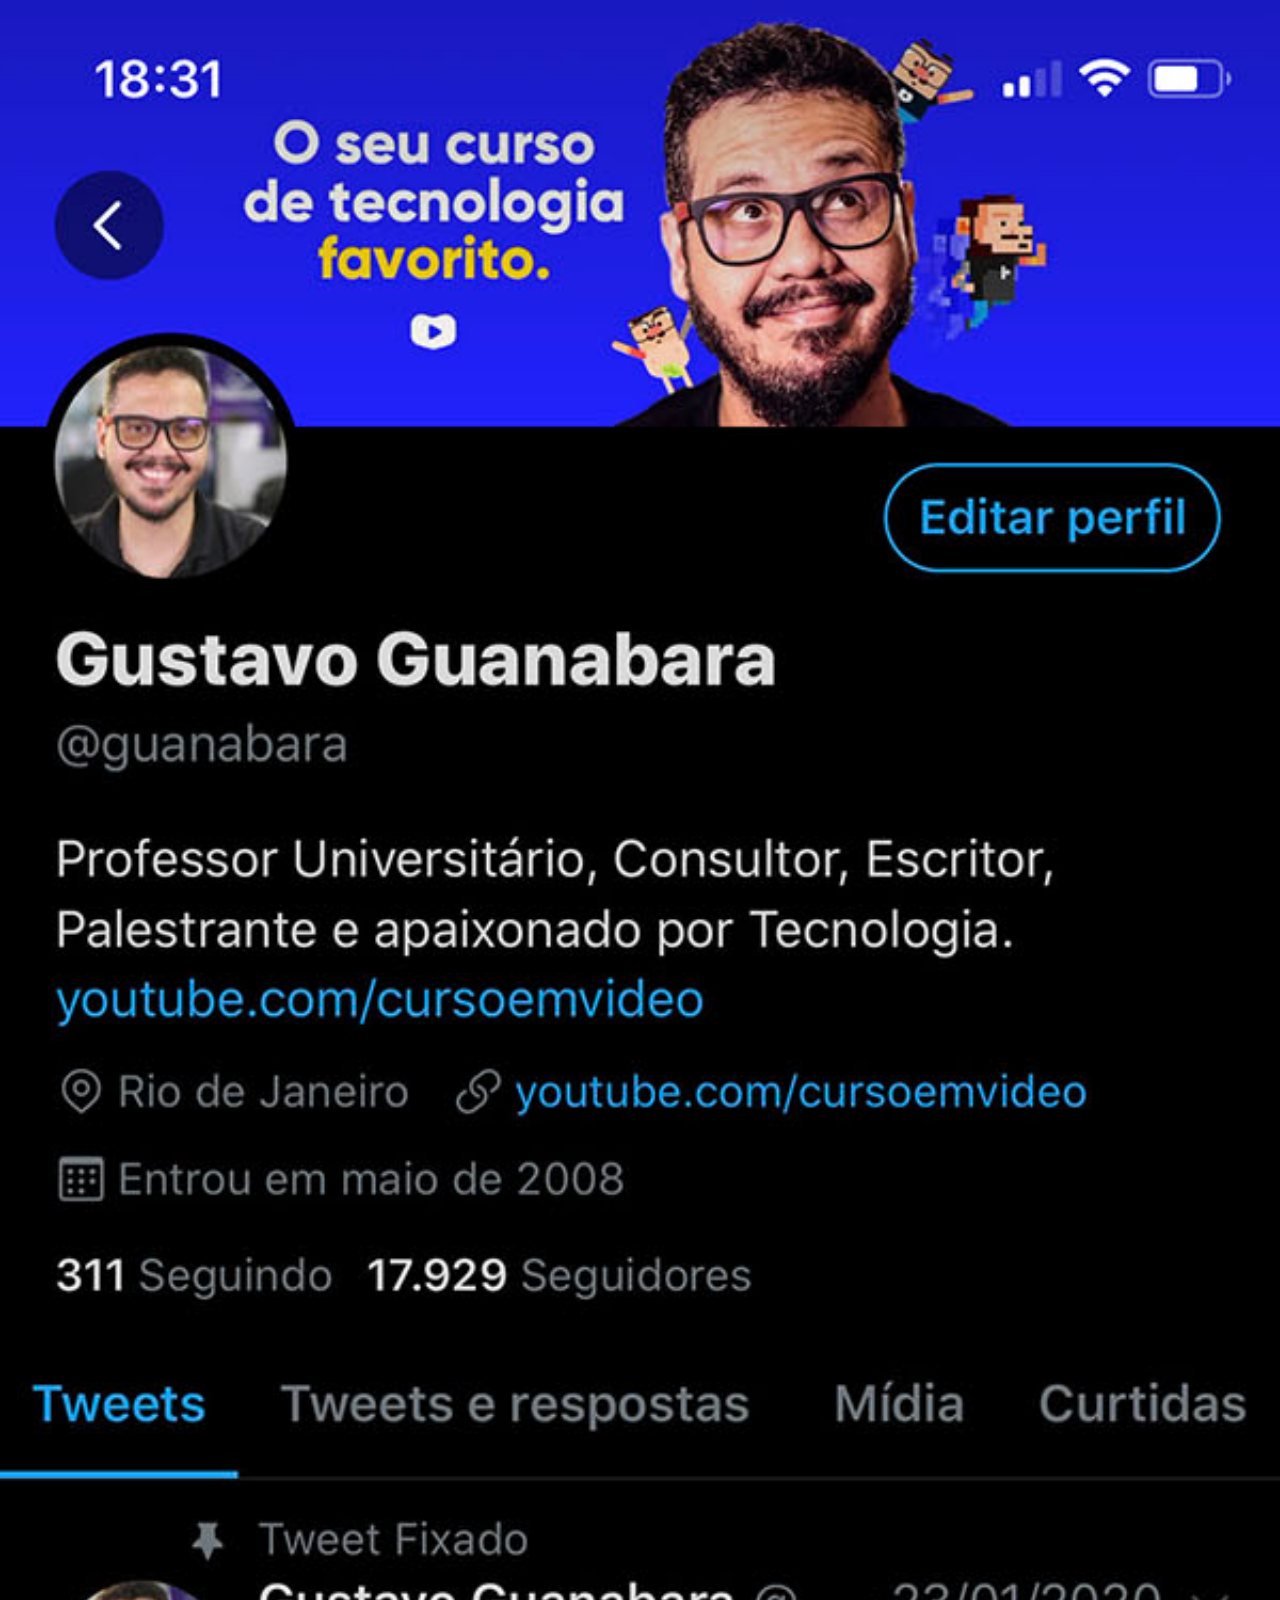
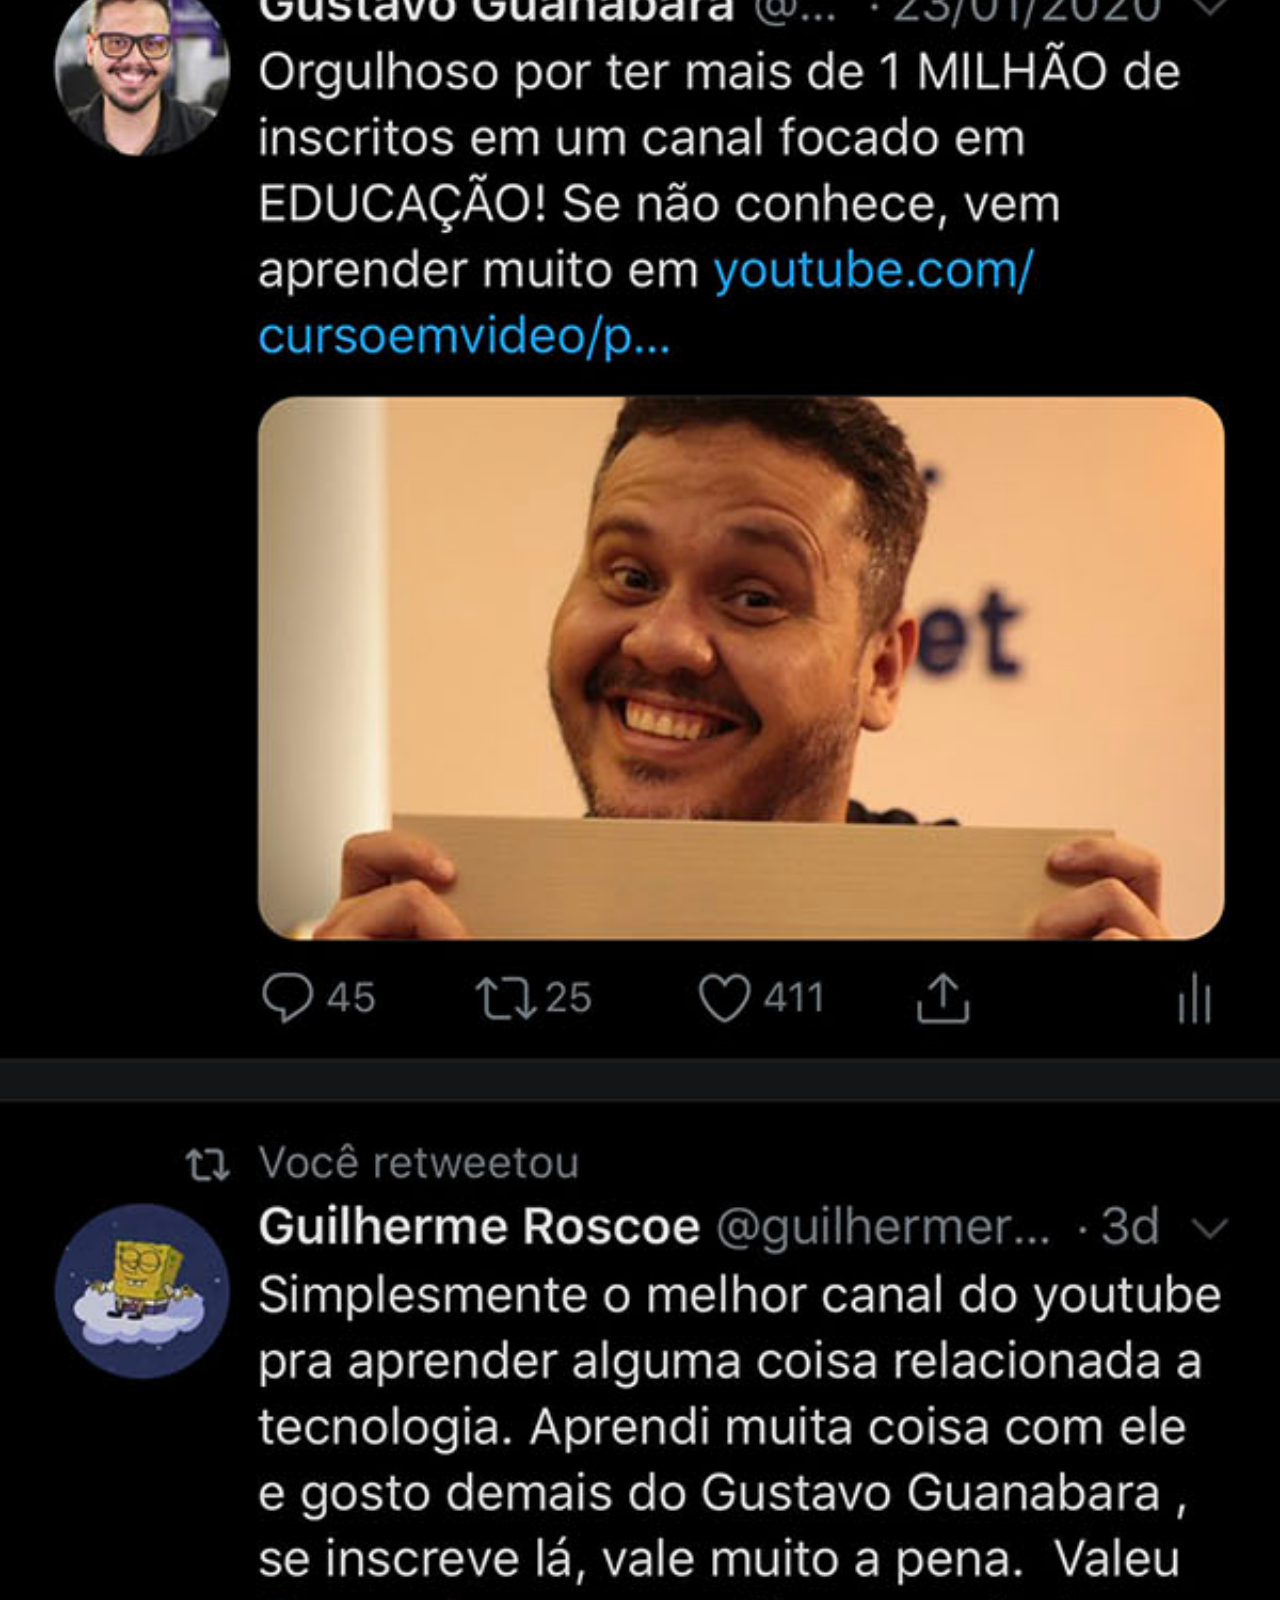
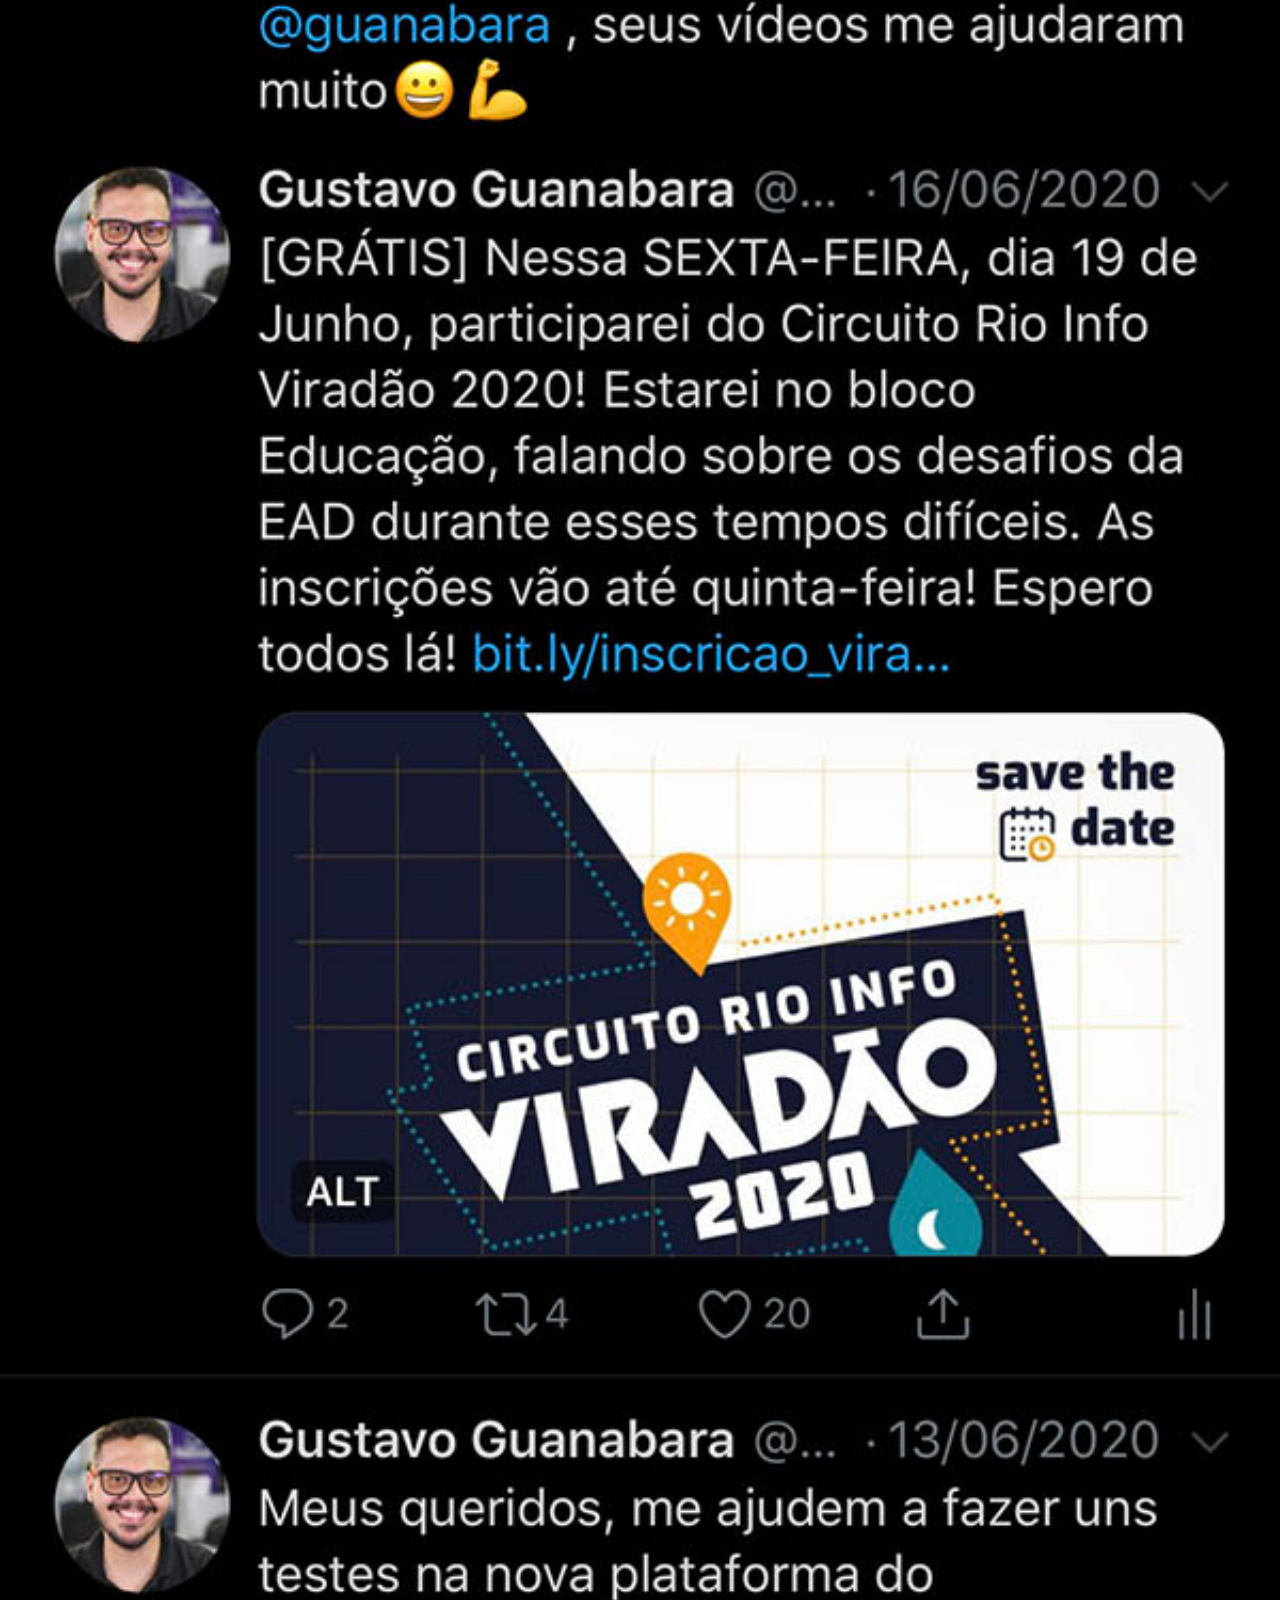
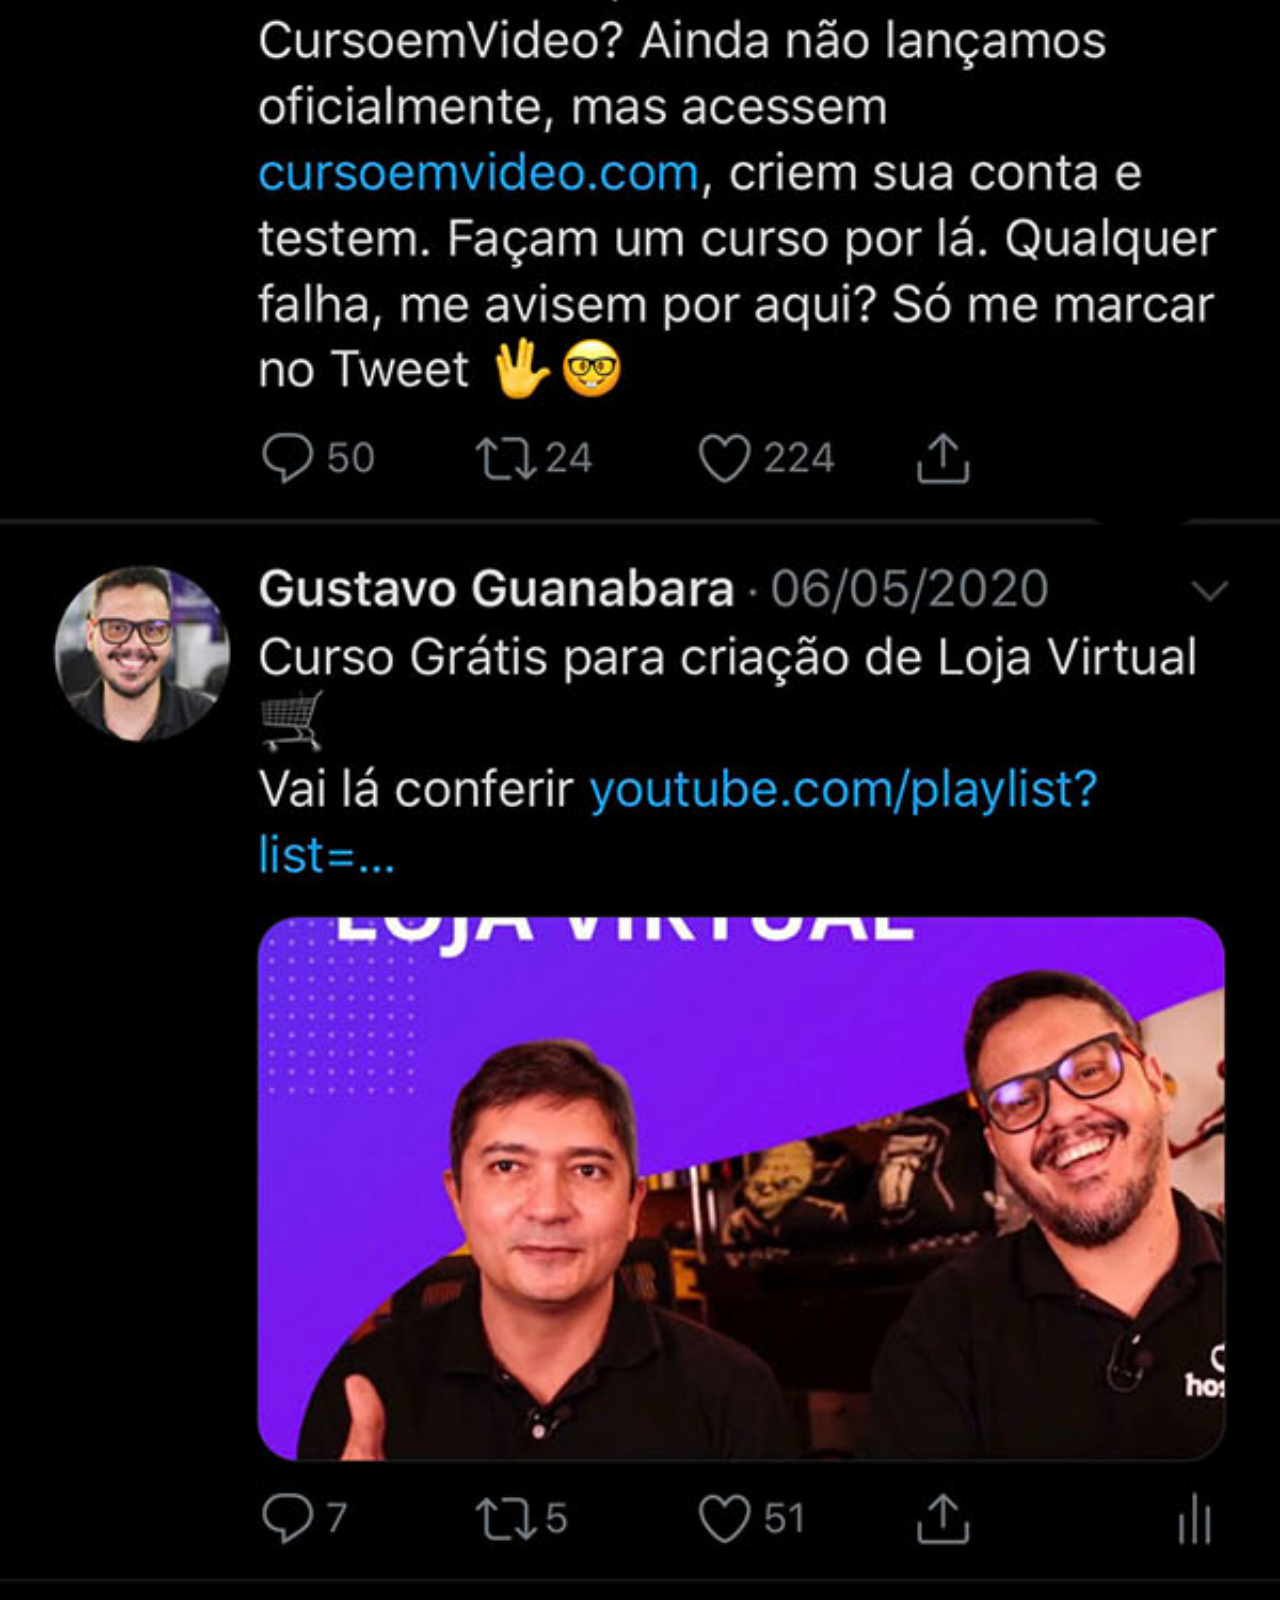
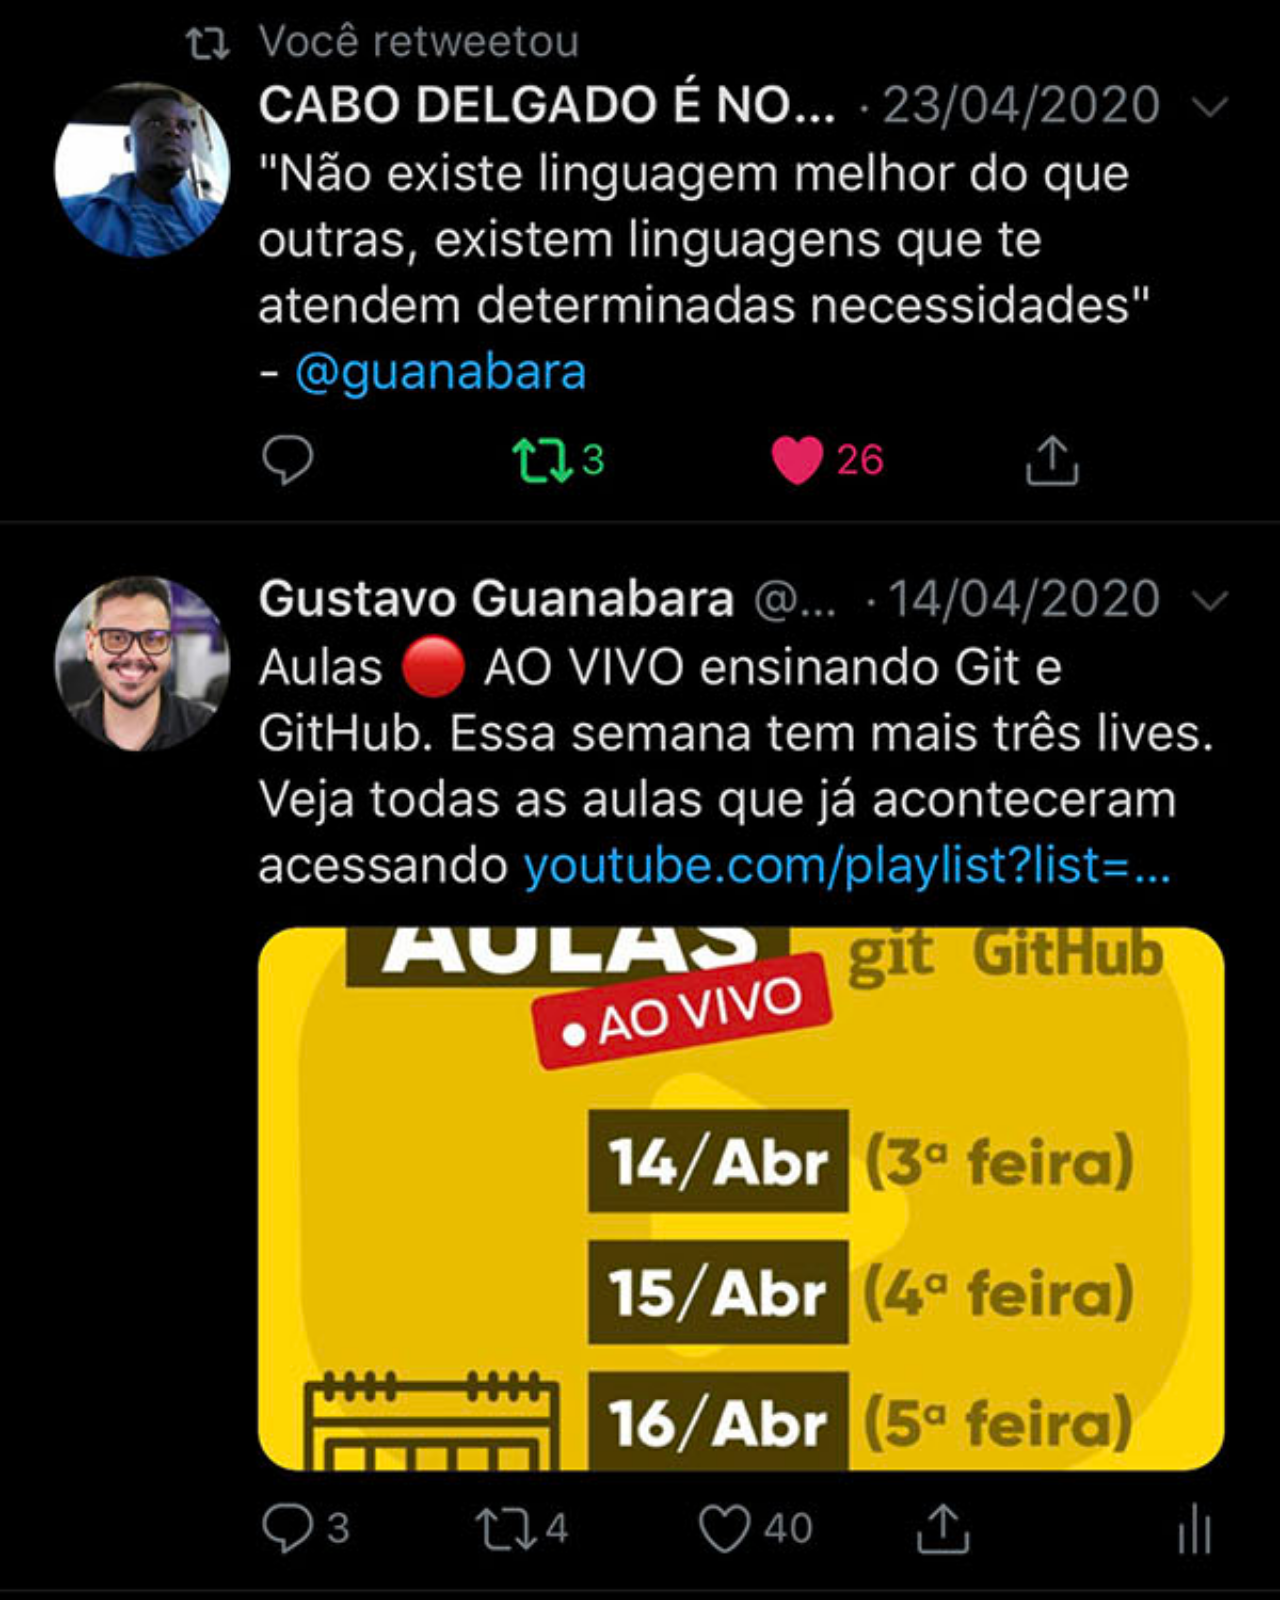
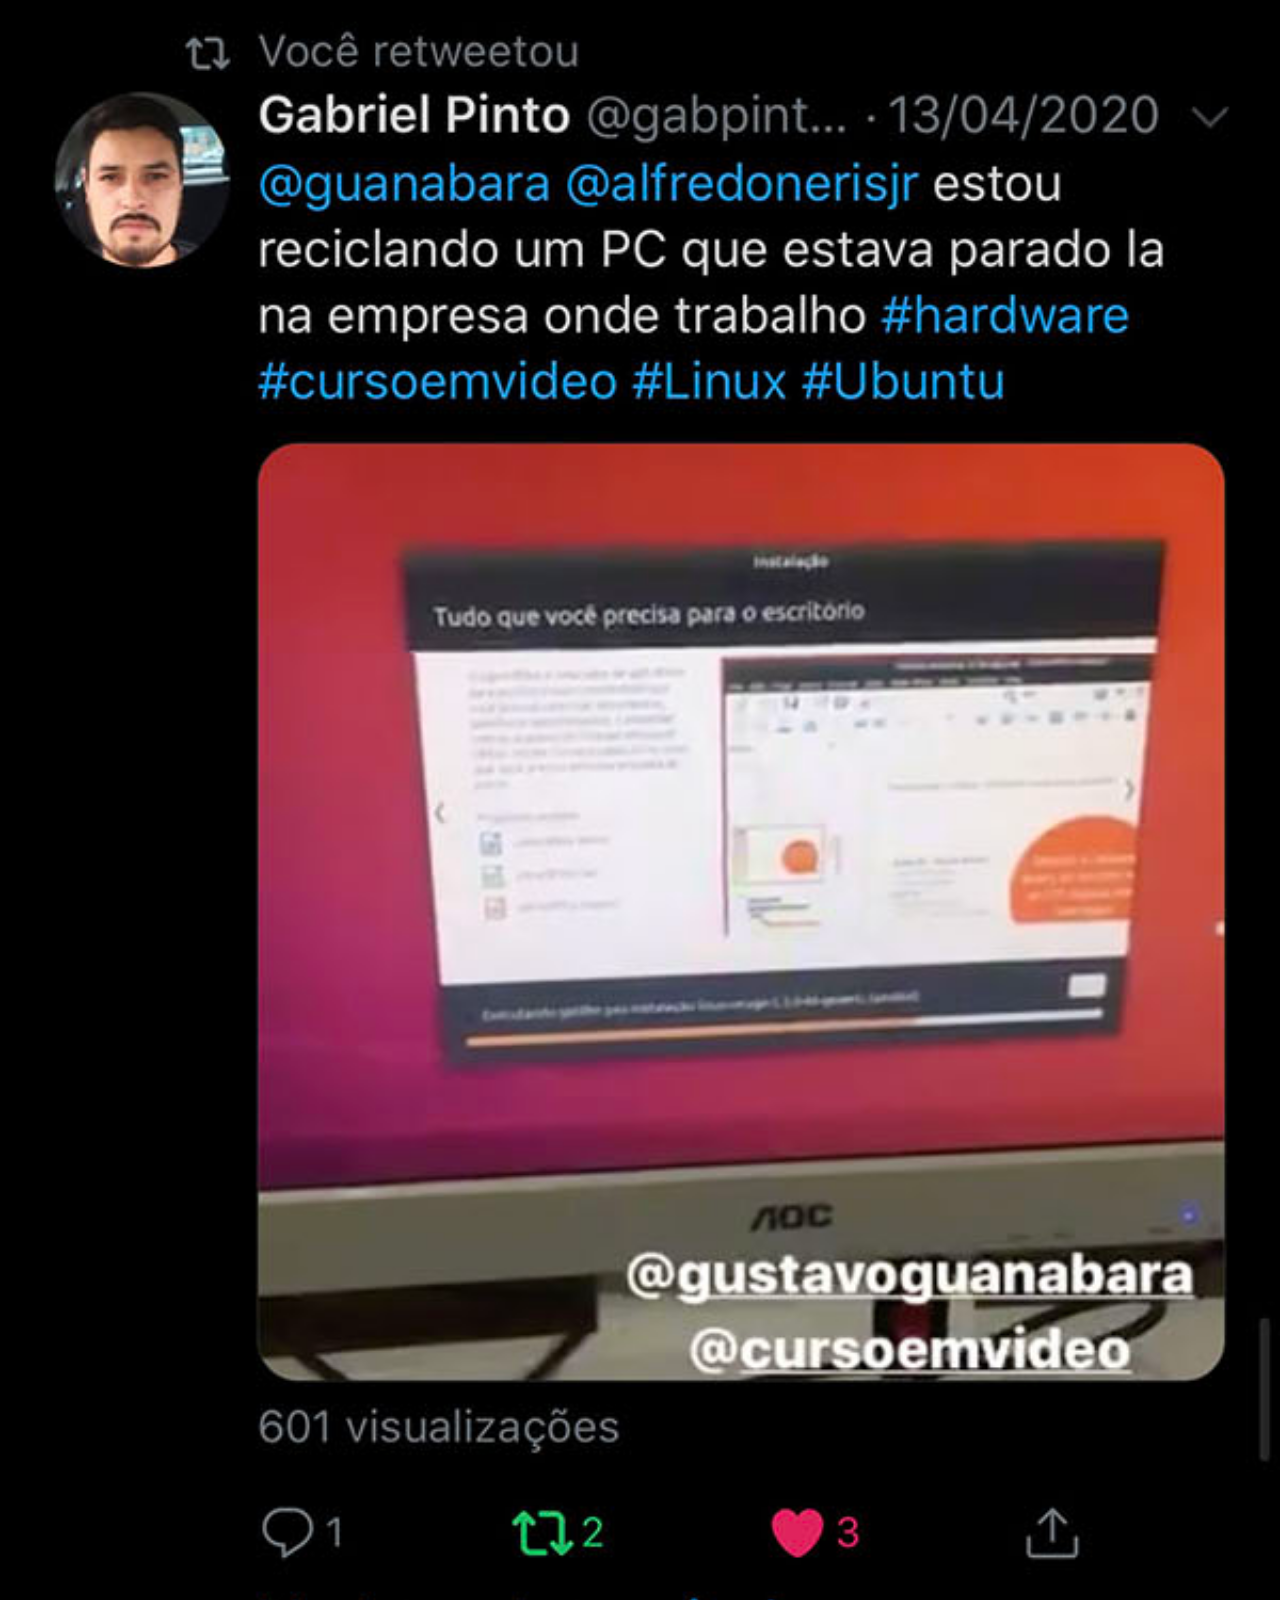
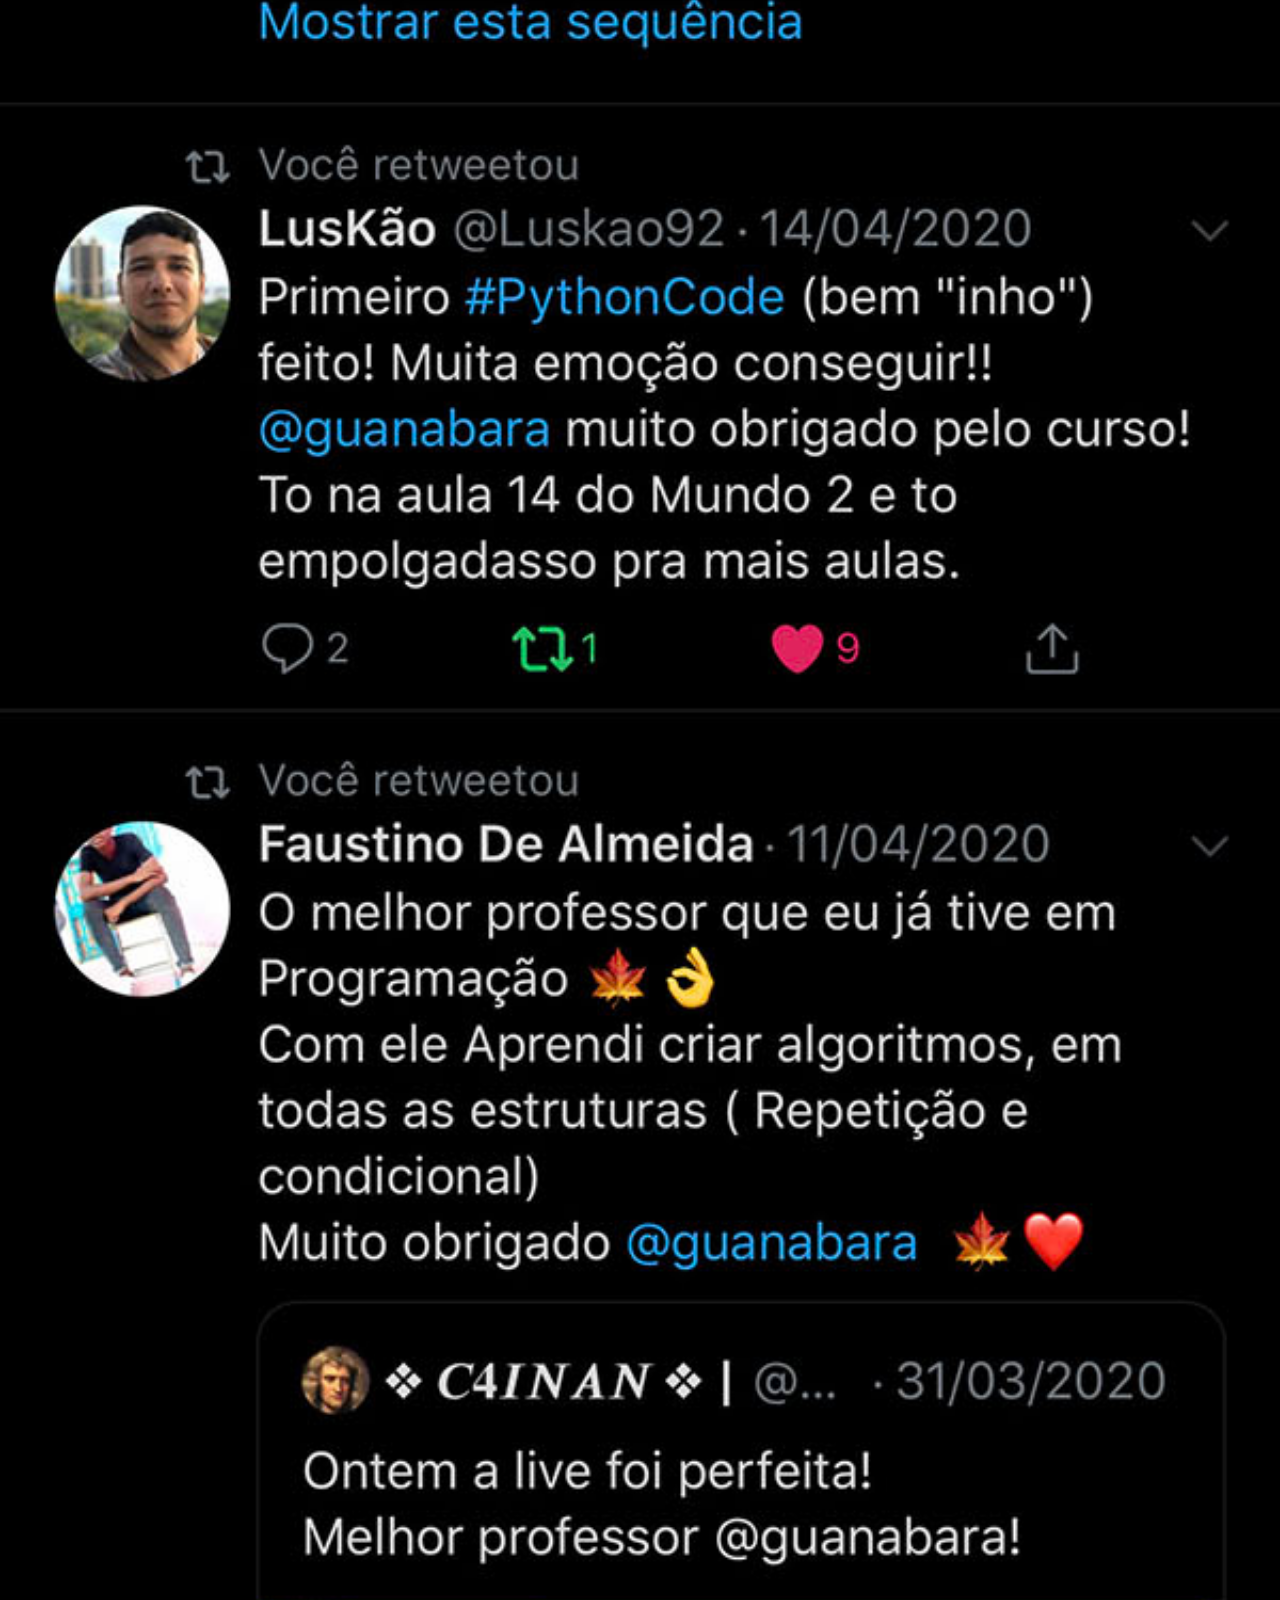
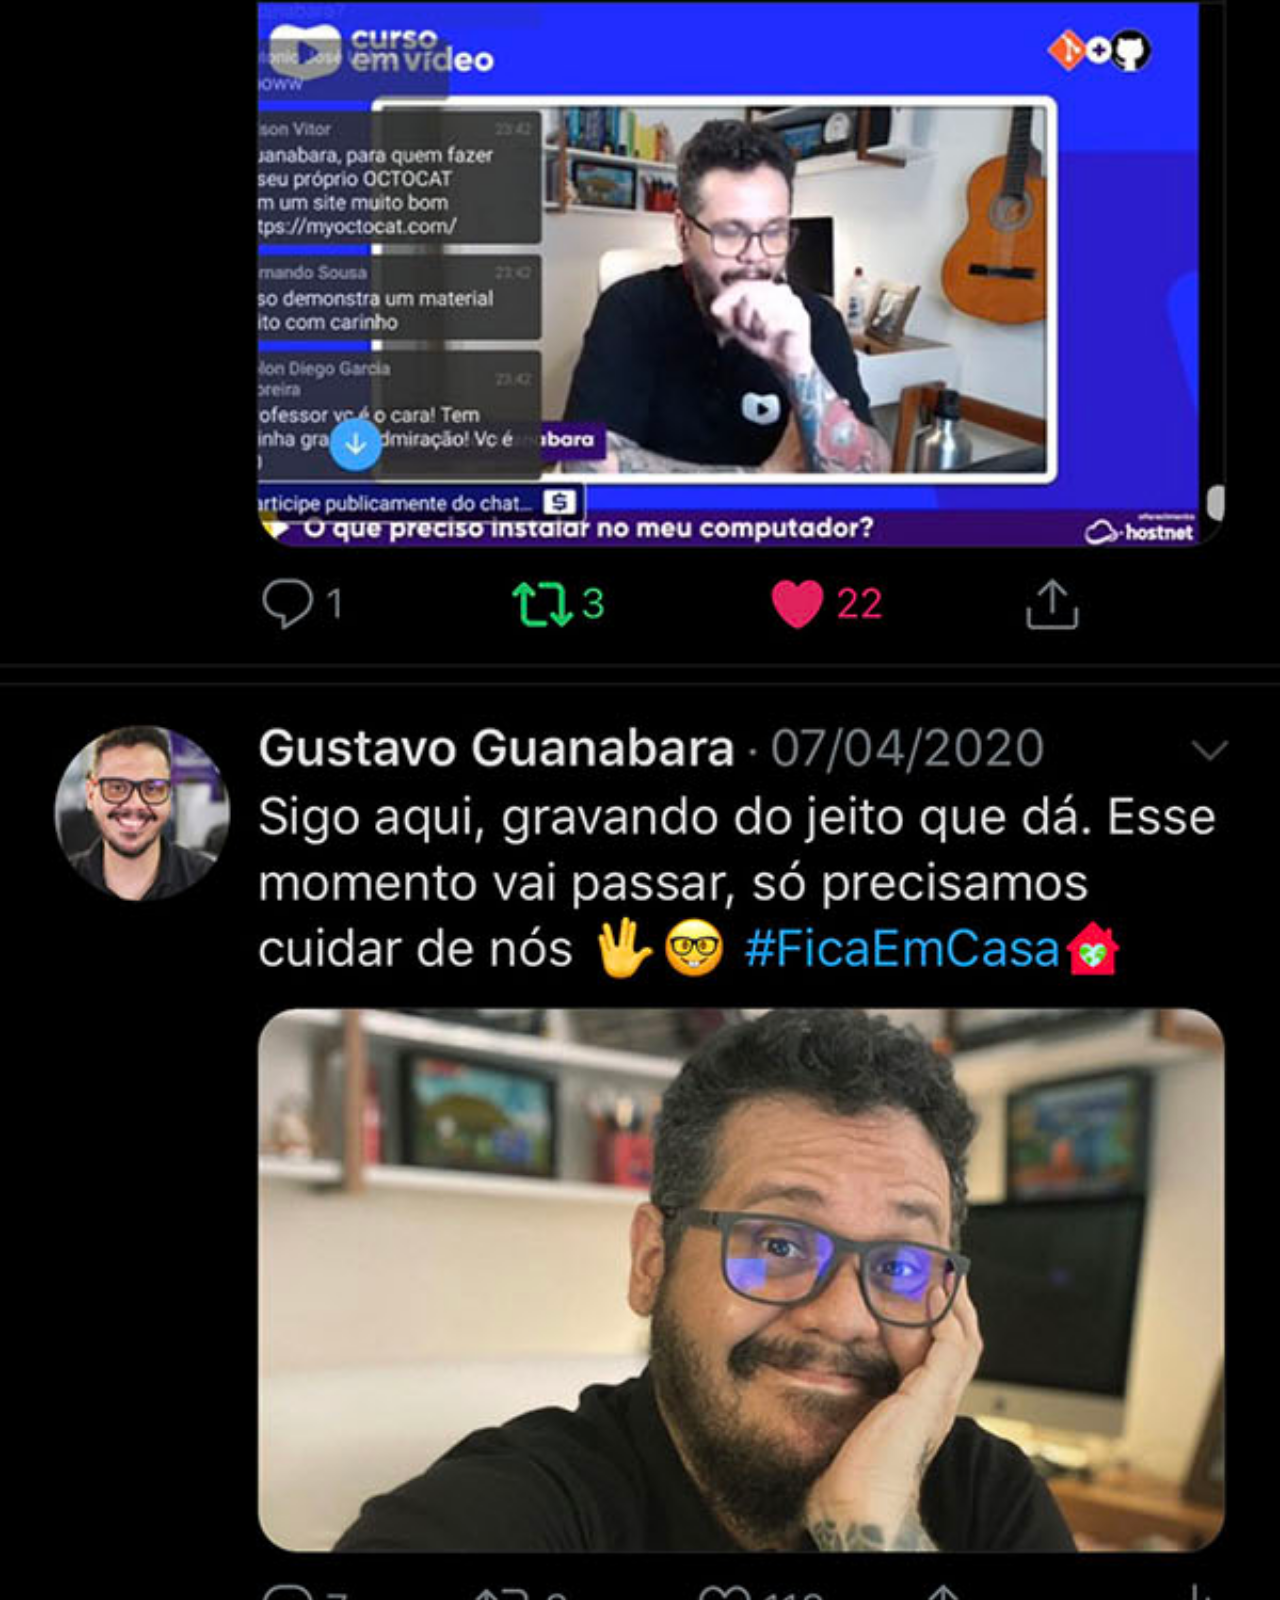
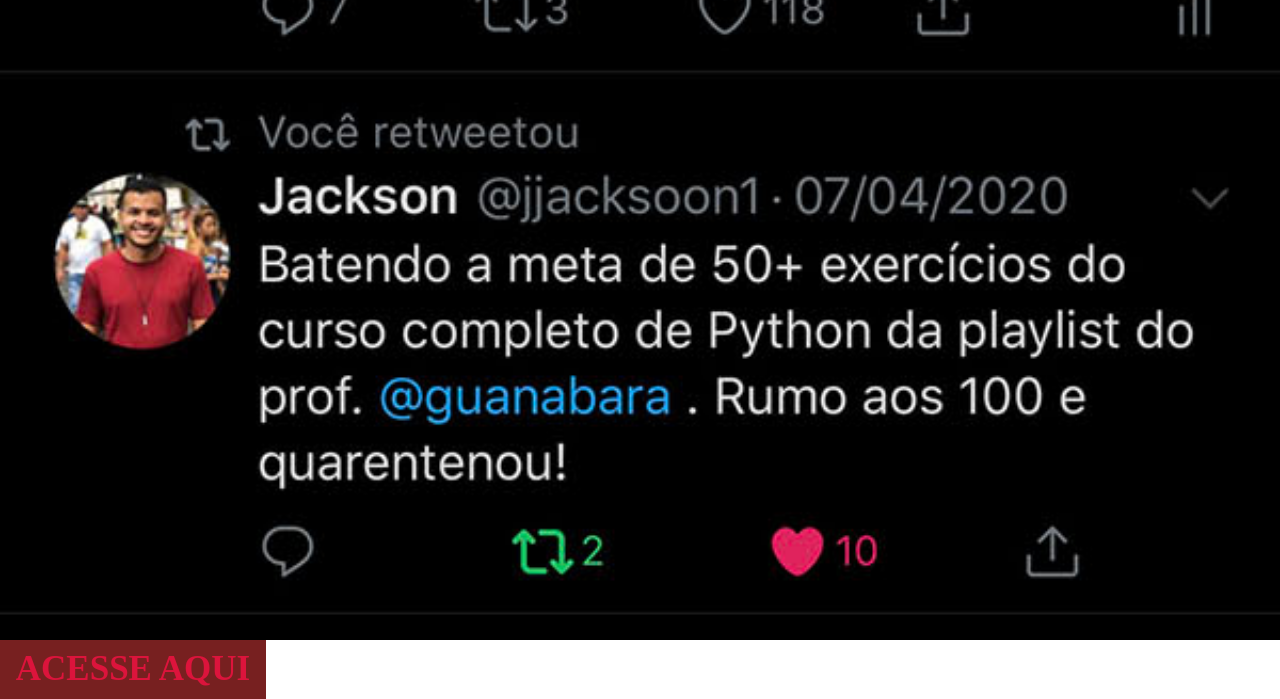
<file: twitter.html>
<!DOCTYPE html>
<html lang="en">
<head>
    <meta charset="UTF-8">
    <meta name="viewport" content="width=device-width, initial-scale=1.0">
    <title>Document</title>
    <link rel="stylesheet" href="estilos/social.css">
    <style>
        *{
            margin: 0px;
            padding: 0px;
        }
    </style>
</head>
<body>
    <img src="imagens/tela-twitter.jpg" alt="">
    <a href="twitter.html">ACESSE AQUI</a>
</body>
</html>
</file>
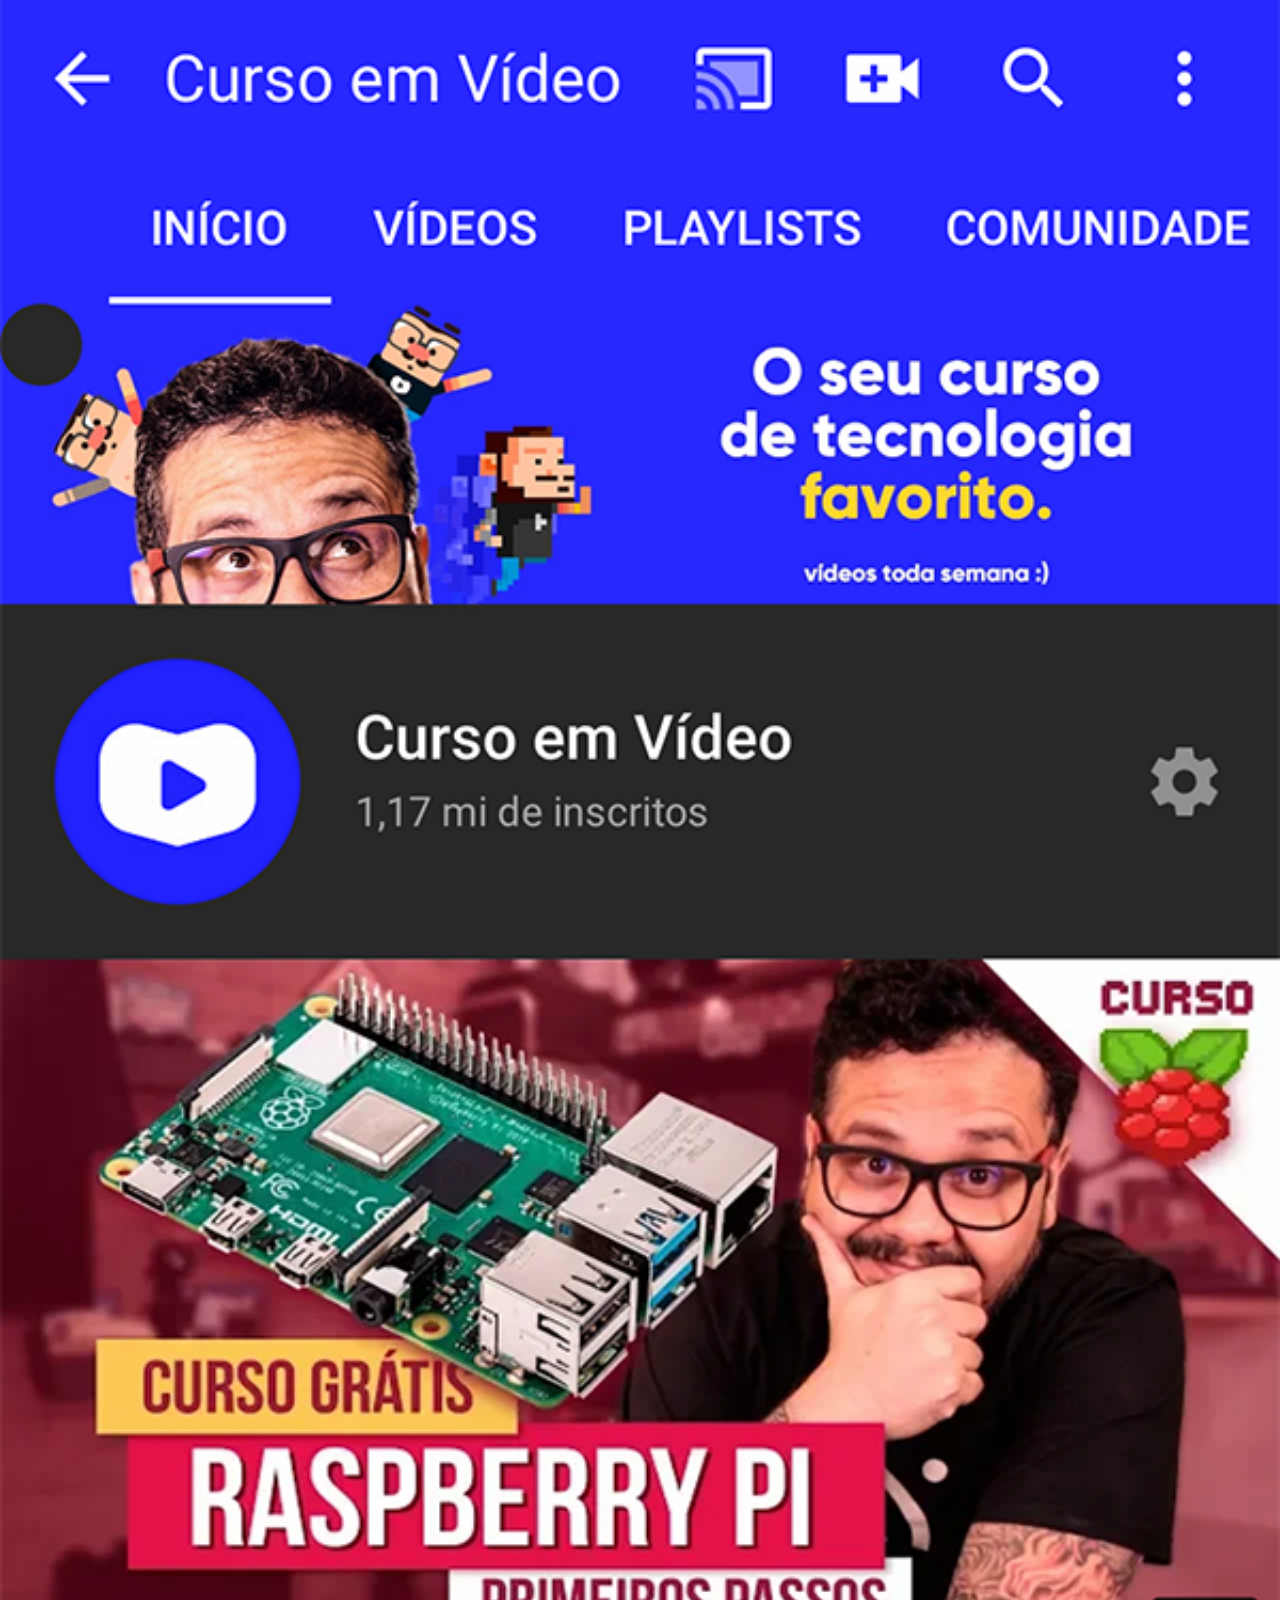
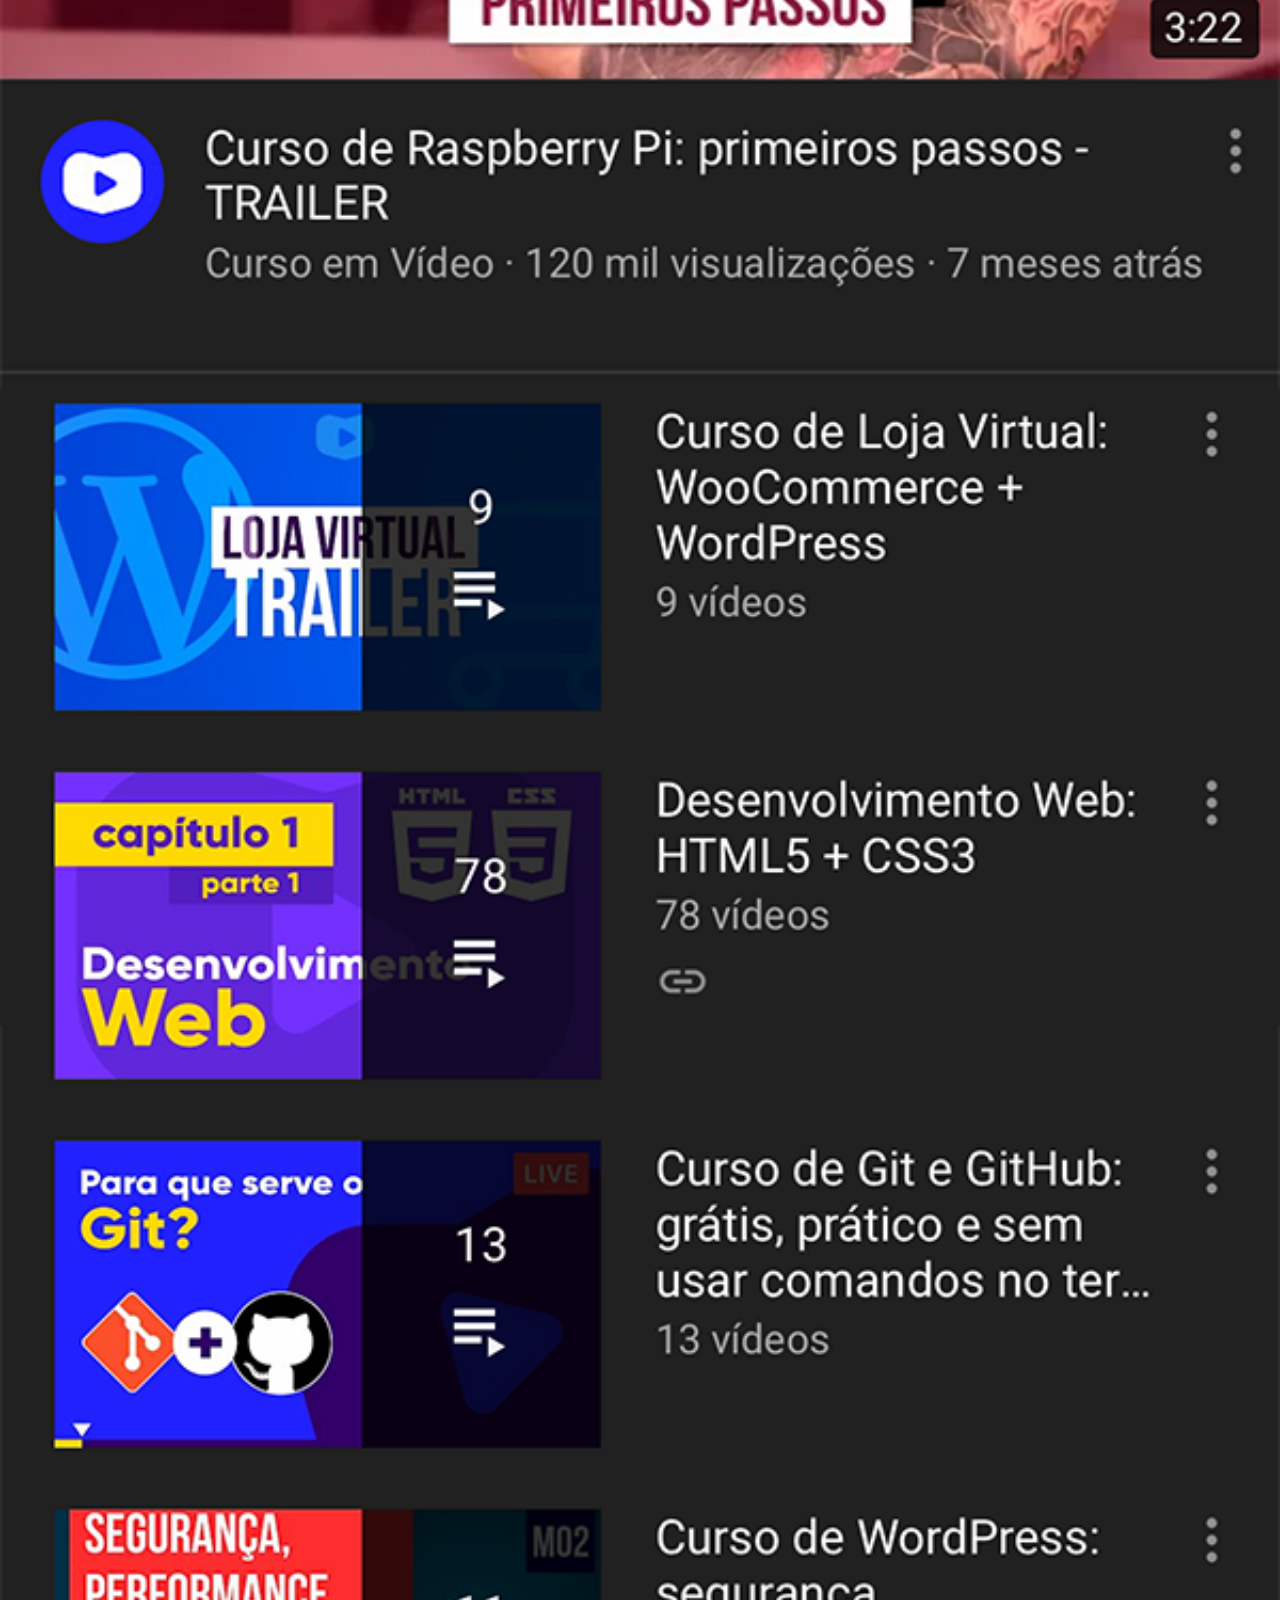
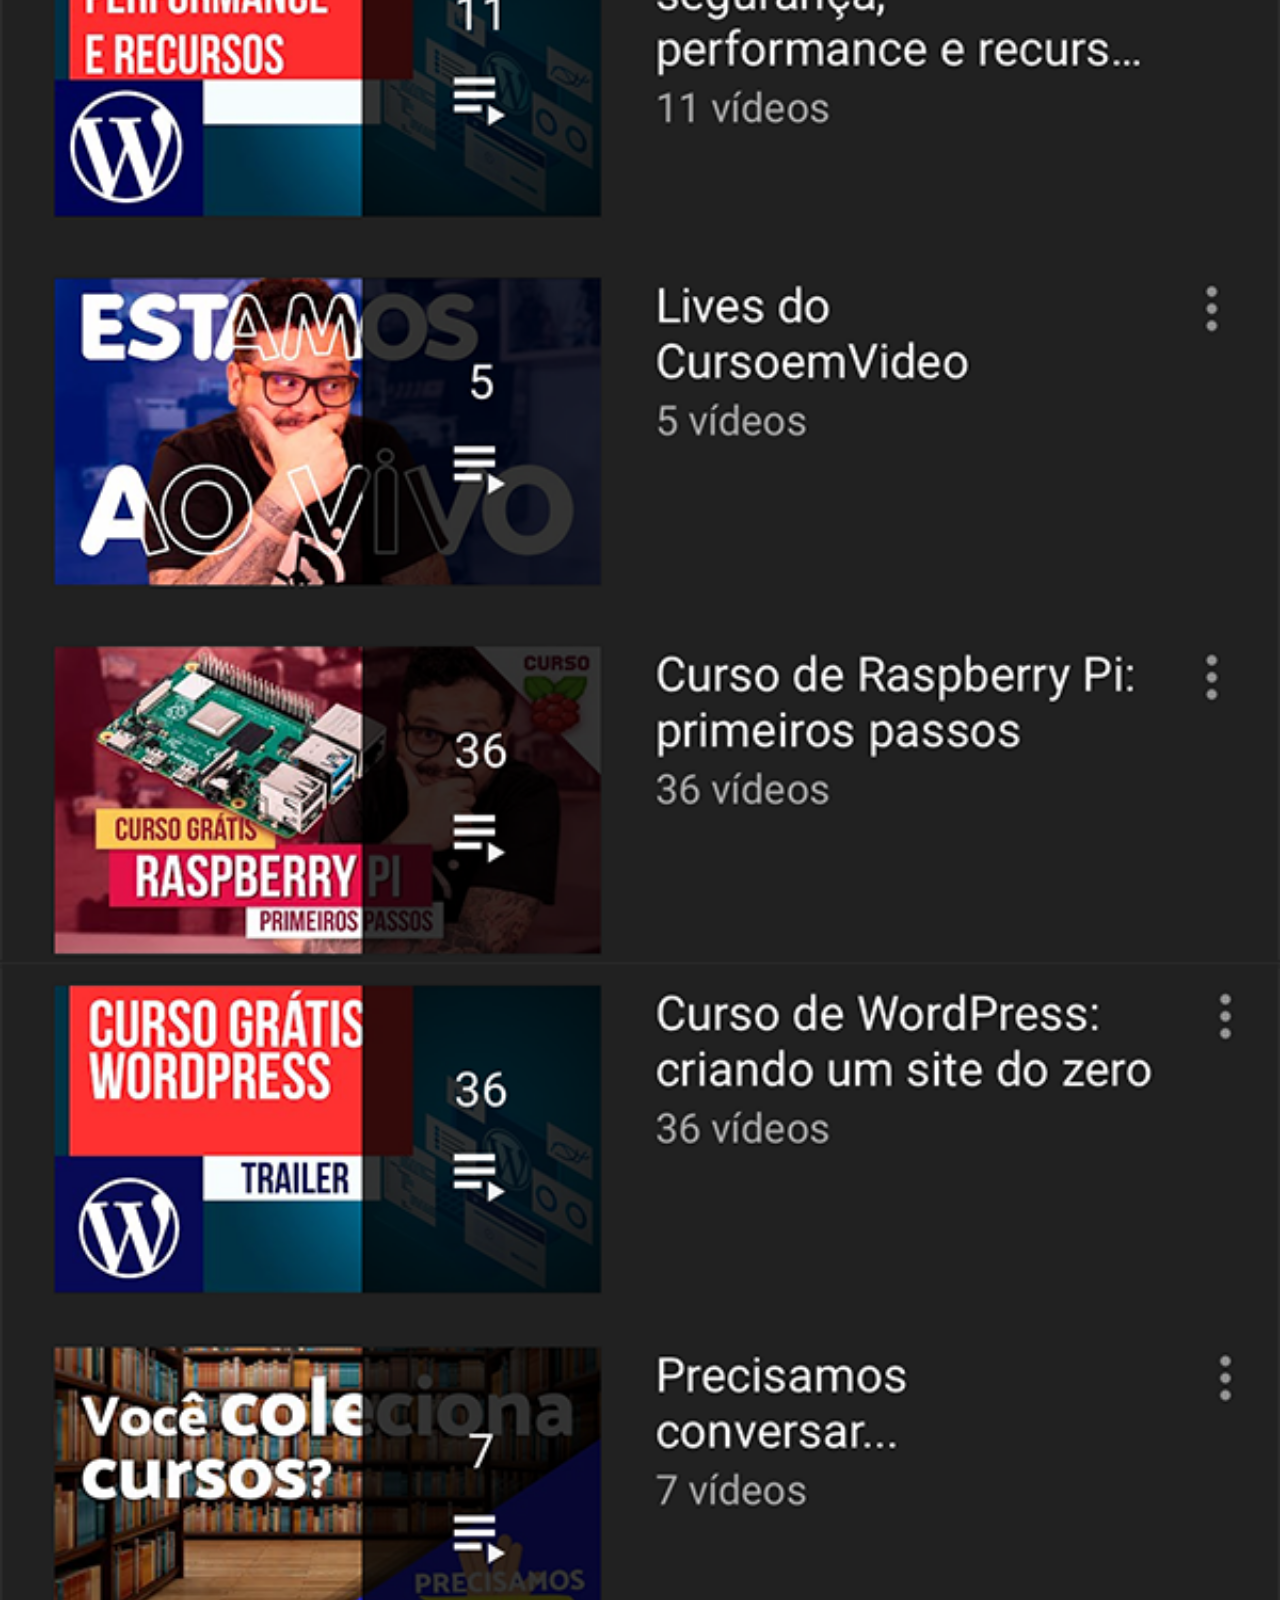
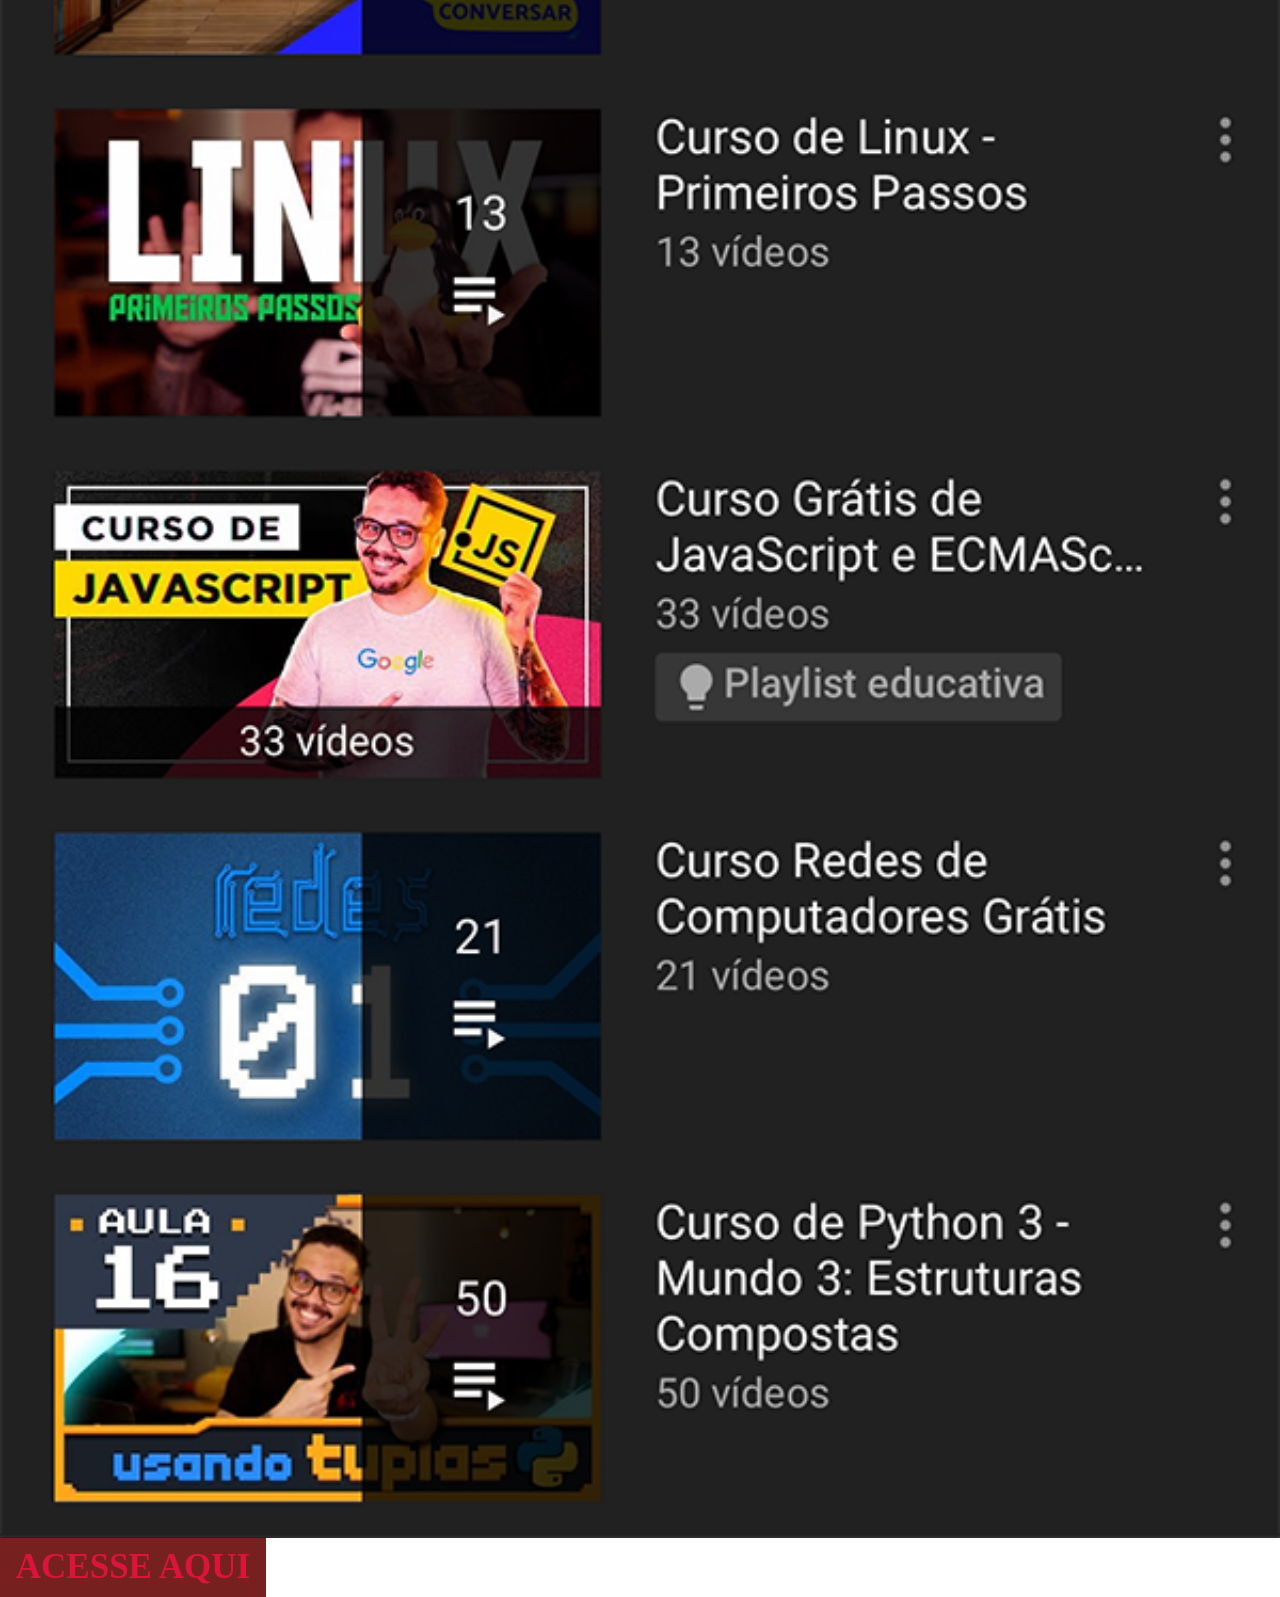
<file: youtube.html>
<!DOCTYPE html>
<html lang="en">
<head>
    <meta charset="UTF-8">
    <meta name="viewport" content="width=device-width, initial-scale=1.0">
    <title>Document</title>
    <link rel="stylesheet" href="estilos/social.css">
    <style>
        *{
            margin: 0px;
            padding: 0px;
        }
    </style>
</head>
<body>
    <img src="imagens/tela-youtube.png" alt="">
    <a href="youtube.html">ACESSE AQUI</a>
</body>
</html>
</file>
<file: estilos/redes.css>
@charset "utf-8";

*{
    margin: 0px;
    padding: 0px;
    font-family: Arial, Helvetica, sans-serif;

}

html,body{
    height: 100vh;
    width: 100vw;
    background-color: goldenrod;
}

body{
    background-image: url(../imagens/fundo-madeira.jpg);
    background-position: center center;
    background-repeat: no-repeat;
    background-size: cover ;
    width: 100vw;

}

main{
    
    height: 100vh;
    position: relative;
}

section#celular{
    
    height: 627px;
    width: 311px;
    position: absolute;
    top: 50%;
    left: 50%;
    transform: translate(-50%, -50% );
    background-image: url("../imagens/frame-iphone.png");
   background-repeat: no-repeat; 
   border-radius:58px;
    
}
 section iframe{
    position:relative;
    background-size: cover;
    height: 468px;
    width: 266px;
     top: 80px;
    left: 20px;
    background-image: url(../imagens/tela-home.jpg);
    
    
   }

   #redes img{
    border-radius: 100px;
    width: 75px;
    box-sizing: border-box;
    box-shadow: 3px 3px
    5px rgba(0, 0, 0, 0.534);
 }

 #redes img:hover{
    border: 2px solid whitesmoke;
    transition: border .4s;
    
    
 }

   #redes{
    position:absolute;
    background-color: rgba(165, 101, 42, 0.205);
    left: 88%;          
    top: 9%;
    width: 30px;
    
 }
</file>
<file: estilos/social.css>
@charset "utf-18"

        

            *{
                margin: 0px;
                padding: 0px;
            }

        ::-webkit-scrollbar{
            width: 0px;
            height: 0px;
        }
        
        img{
            background-position: ;
            background-size: cover;
            width: 100vw;
         }


         a{
            background-color:rgb(119, 32, 32);
            color: crimson;
            display: block;
            padding: 10px;
            width: 266px;
            margin-right: 383px;
            font-size: 35px;
            text-decoration: none;
            text-align: center;
            box-sizing: border-box;
            margin-top: -5px;
            font-weight: bolder;
            }

            a:hover{
                background-color: crimson;
                color: rgb(119, 32, 32);
                transition: background, color, .2s;
            }
</file>
